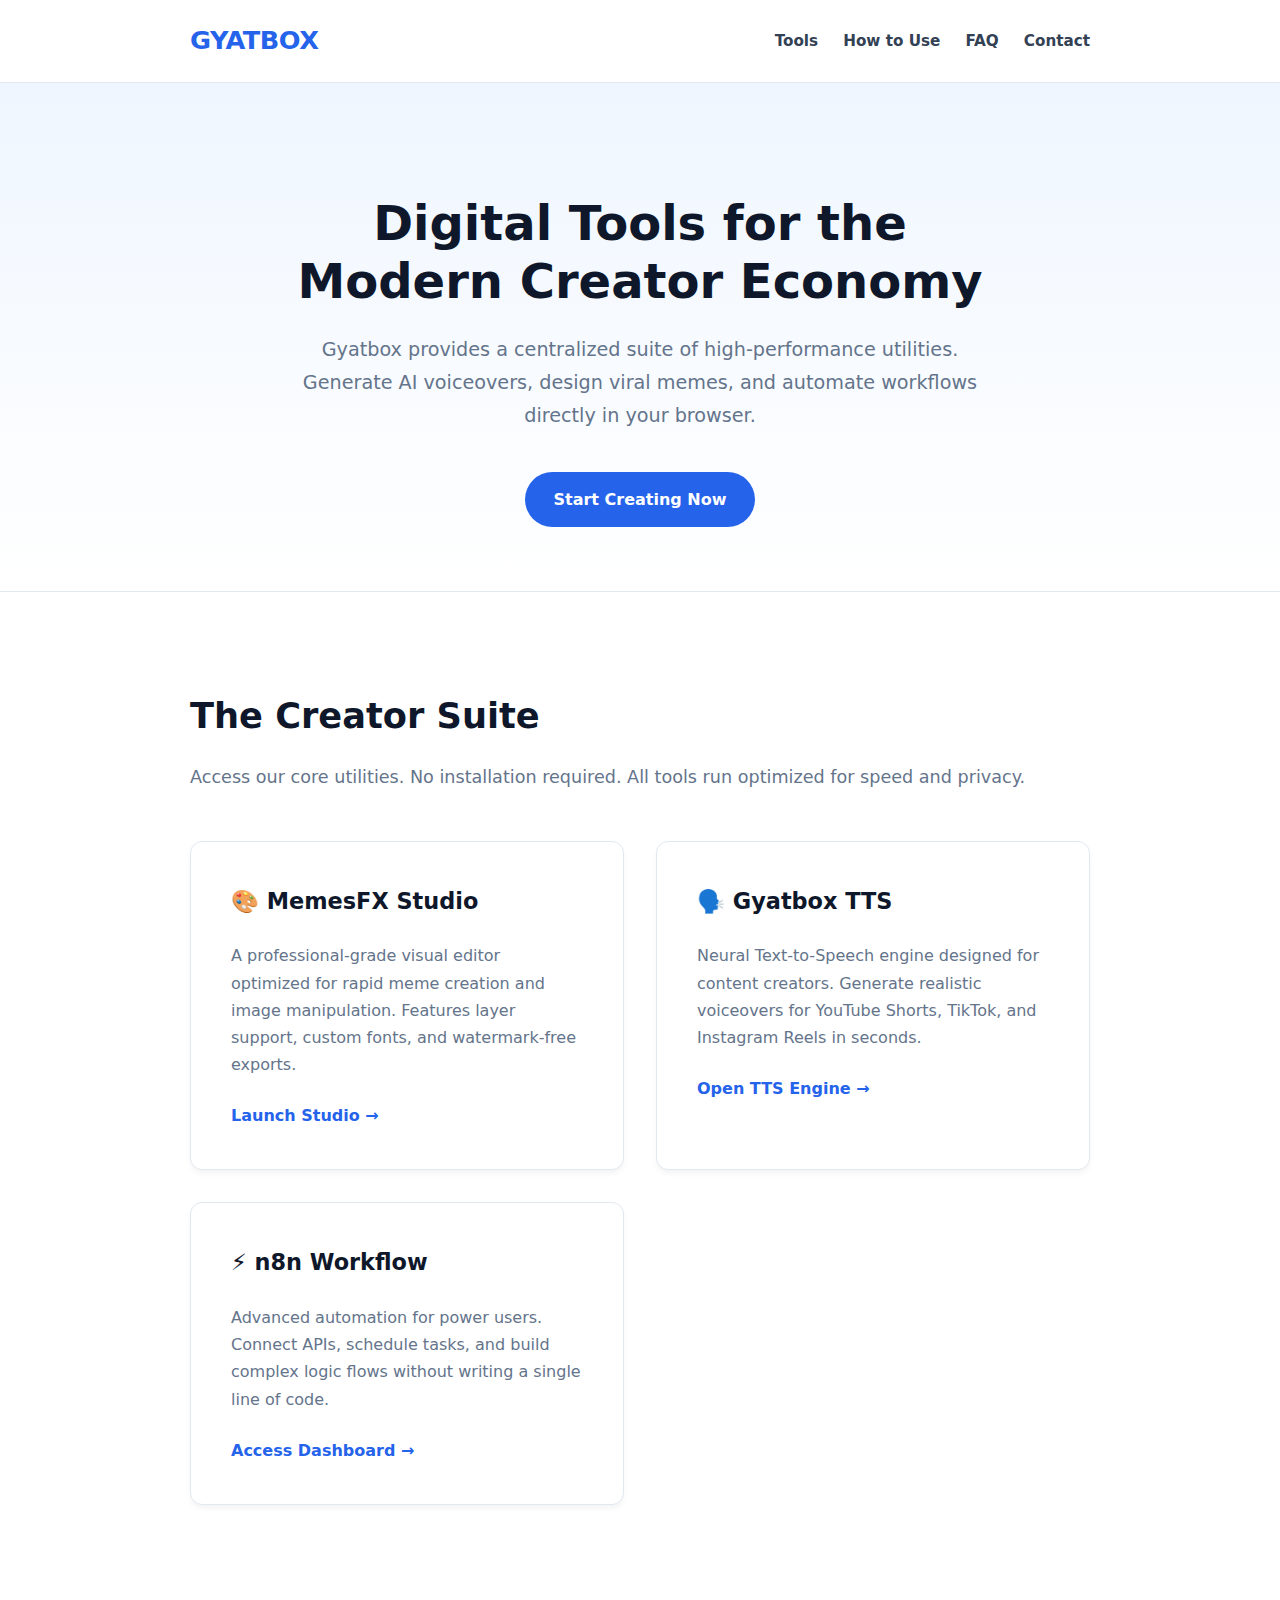
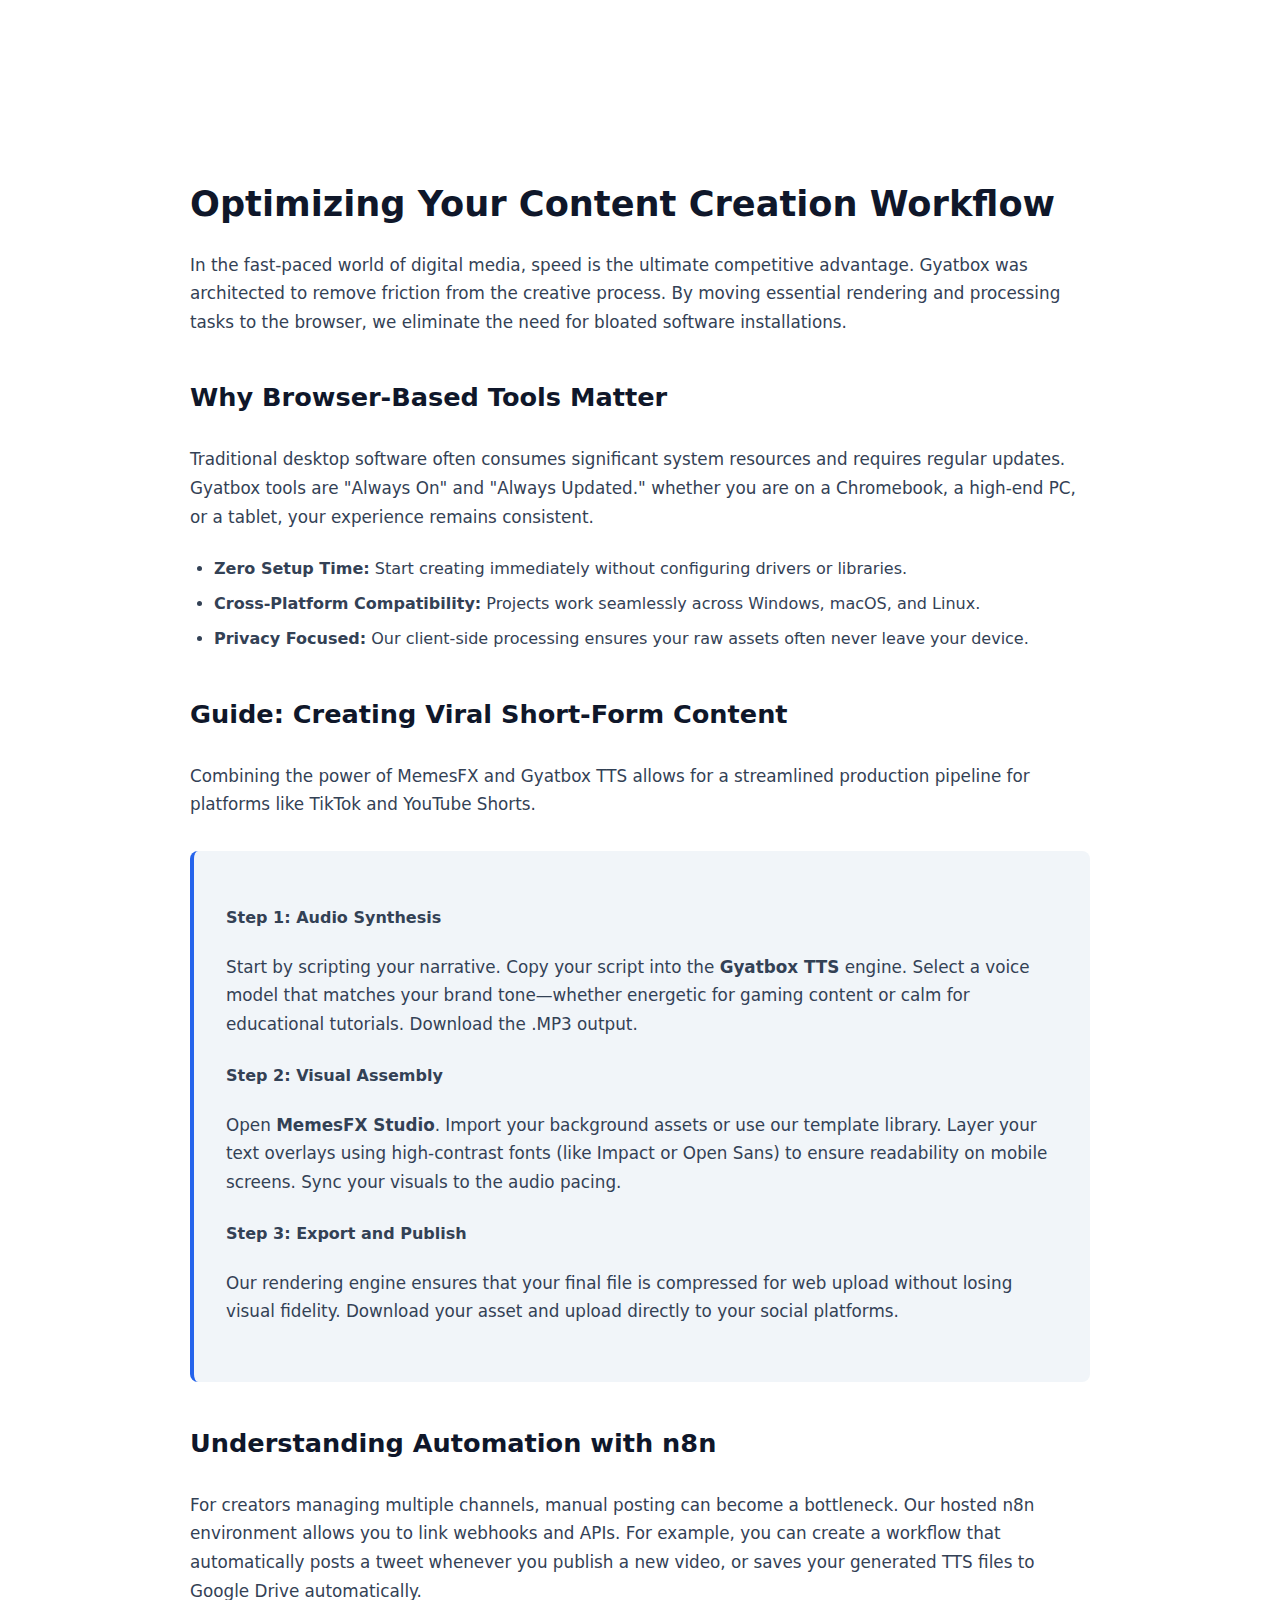
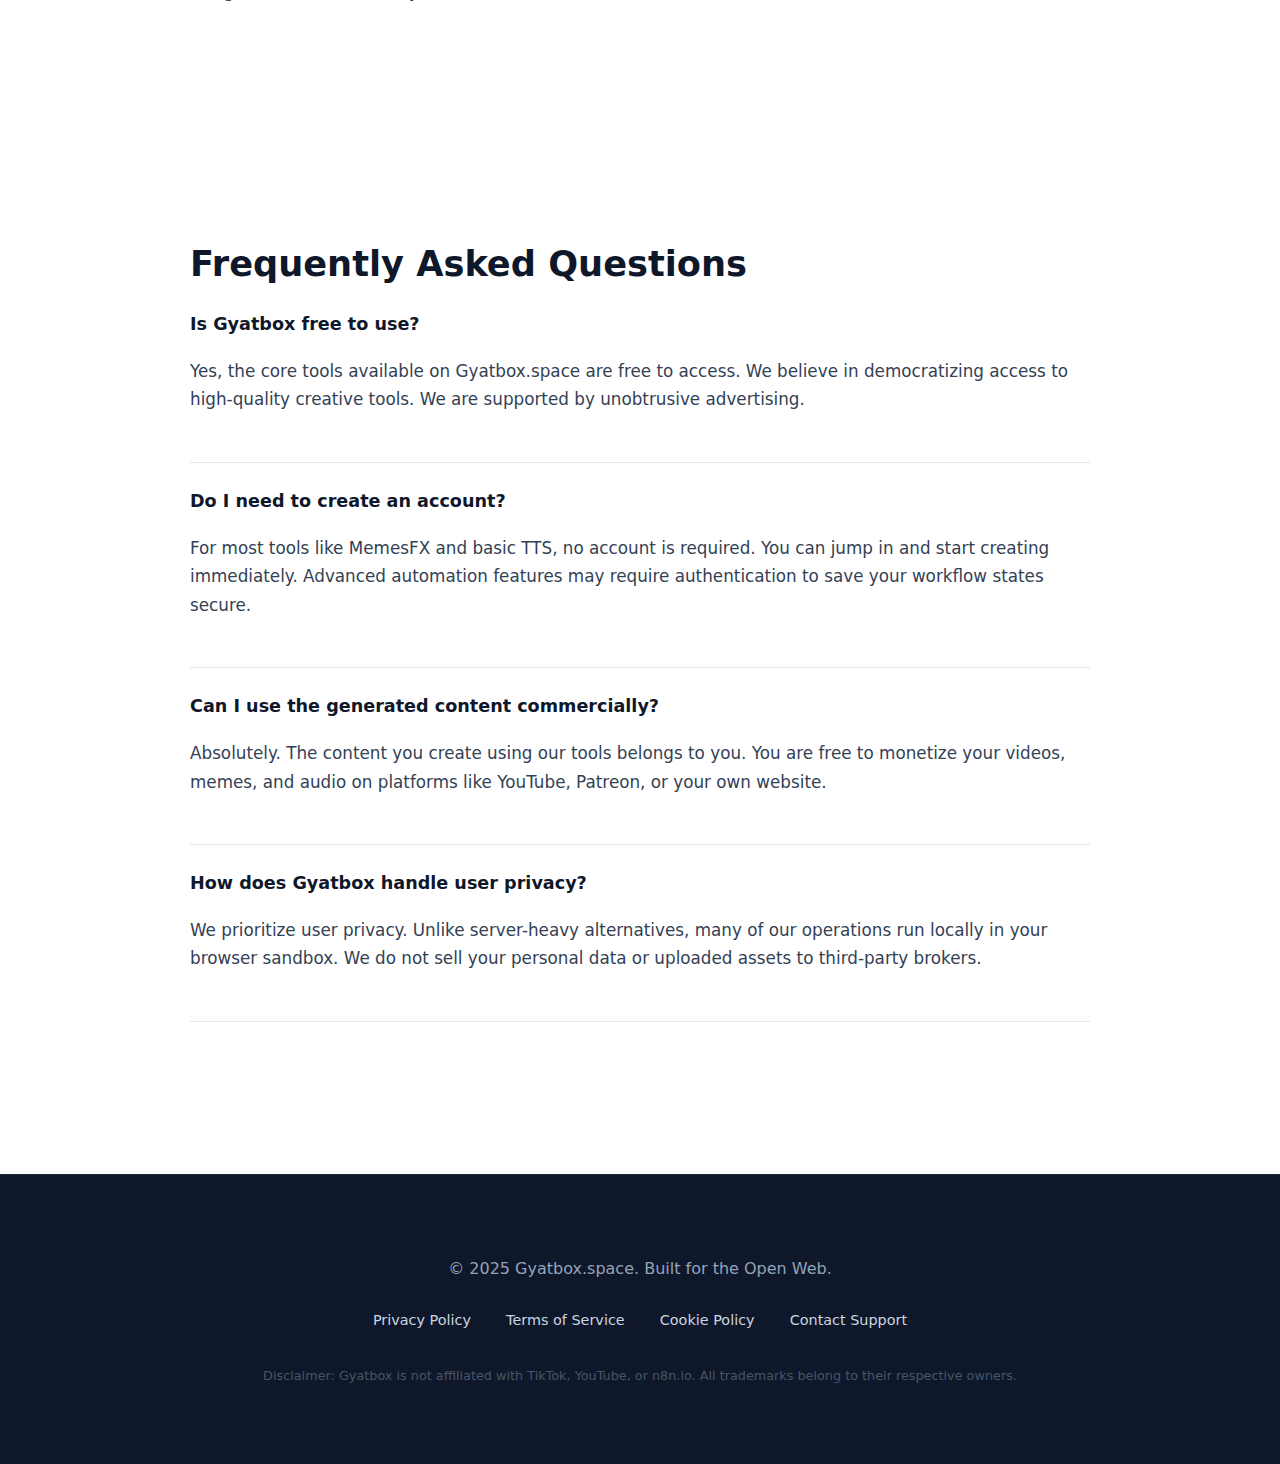
<file: index.html>
<!DOCTYPE html>
<html lang="en">
<head>
    <meta charset="UTF-8">
    <meta name="viewport" content="width=device-width, initial-scale=1.0">
    <title>Gyatbox - Online Creator Tools & Automation Suite</title>
    <meta name="description" content="Gyatbox is a free suite of browser-based tools for digital creators. Use our Neural TTS, Meme Generators, and Automation workflows to build content faster.">
    <style>
        :root { --primary: #2563eb; --dark: #0f172a; --light: #f1f5f9; --text: #334155; --accent: #3b82f6; }
        body { font-family: 'Segoe UI', system-ui, -apple-system, sans-serif; line-height: 1.7; color: var(--text); background: #fff; margin: 0; padding: 0; }
        .container { max-width: 900px; margin: 0 auto; padding: 0 20px; }
        
        /* Navigation */
        nav { background: white; border-bottom: 1px solid #e2e8f0; padding: 1.2rem 0; position: sticky; top: 0; z-index: 100; }
        nav .container { display: flex; justify-content: space-between; align-items: center; flex-wrap: wrap; }
        .logo { font-weight: 900; font-size: 1.6rem; color: var(--primary); text-decoration: none; letter-spacing: -0.5px; }
        .nav-links a { margin-left: 20px; text-decoration: none; color: var(--text); font-weight: 600; font-size: 0.95rem; }
        .nav-links a:hover { color: var(--primary); }

        /* Hero Section */
        header { padding: 5rem 0 4rem; text-align: center; background: linear-gradient(to bottom, #eff6ff, #fff); border-bottom: 1px solid #e2e8f0; }
        h1 { font-size: 3rem; color: var(--dark); margin-bottom: 1.5rem; line-height: 1.2; }
        .subtitle { font-size: 1.2rem; color: #64748b; max-width: 700px; margin: 0 auto 2.5rem; }
        .btn { display: inline-block; background: var(--primary); color: white; padding: 14px 28px; border-radius: 50px; text-decoration: none; font-weight: 600; transition: transform 0.2s, box-shadow 0.2s; }
        .btn:hover { background: #1d4ed8; transform: translateY(-2px); box-shadow: 0 4px 12px rgba(37, 99, 235, 0.2); }

        /* Tools Grid */
        section { padding: 4rem 0; }
        h2 { font-size: 2.2rem; color: var(--dark); margin-bottom: 1rem; text-align: left; }
        .section-intro { margin-bottom: 3rem; font-size: 1.1rem; color: #64748b; }
        
        .grid { display: grid; grid-template-columns: repeat(auto-fit, minmax(280px, 1fr)); gap: 2rem; margin-bottom: 4rem; }
        .card { background: white; padding: 2.5rem; border-radius: 12px; box-shadow: 0 4px 6px -1px rgba(0,0,0,0.05); border: 1px solid #e2e8f0; transition: border-color 0.2s; }
        .card:hover { border-color: var(--primary); }
        .card h3 { margin-top: 0; color: var(--dark); font-size: 1.4rem; }
        .card p { margin-bottom: 1.5rem; color: #64748b; }
        .card-link { color: var(--primary); text-decoration: none; font-weight: 700; display: inline-flex; align-items: center; }
        
        /* Content Blocks (SEO Heavy) */
        .content-block { background: #fff; margin: 3rem 0; }
        .content-block h3 { font-size: 1.6rem; color: var(--dark); margin-top: 2.5rem; }
        .content-block p { margin-bottom: 1.5rem; font-size: 1.05rem; }
        .content-block ul { margin-bottom: 1.5rem; padding-left: 1.5rem; }
        .content-block li { margin-bottom: 0.5rem; }
        
        .feature-box { background: var(--light); padding: 2rem; border-radius: 8px; margin: 2rem 0; border-left: 4px solid var(--primary); }

        /* FAQ Section */
        .faq-item { margin-bottom: 1.5rem; border-bottom: 1px solid #e2e8f0; padding-bottom: 1.5rem; }
        .faq-question { font-weight: 700; color: var(--dark); font-size: 1.1rem; margin-bottom: 0.5rem; display: block; }
        
        footer { background: var(--dark); color: #94a3b8; padding: 4rem 0; margin-top: 4rem; text-align: center; border-top: 1px solid #1e293b; }
        footer a { color: #cbd5e1; text-decoration: none; margin: 0 15px; font-size: 0.9rem; }
        footer a:hover { color: white; text-decoration: underline; }
        
        @media (max-width: 768px) {
            h1 { font-size: 2.2rem; }
            .nav-links { display: none; } /* Simplified for mobile example */
        }
    </style>
</head>
<body>

<nav>
    <div class="container">
        <a href="/" class="logo">GYATBOX</a>
        <div class="nav-links">
            <a href="#tools">Tools</a>
            <a href="#guide">How to Use</a>
            <a href="#faq">FAQ</a>
            <a href="/contact.html">Contact</a>
        </div>
    </div>
</nav>

<header>
    <div class="container">
        <h1>Digital Tools for the<br>Modern Creator Economy</h1>
        <p class="subtitle">Gyatbox provides a centralized suite of high-performance utilities. Generate AI voiceovers, design viral memes, and automate workflows directly in your browser.</p>
        <a href="#tools" class="btn">Start Creating Now</a>
    </div>
</header>

<div class="container">
    <section id="tools">
        <h2>The Creator Suite</h2>
        <p class="section-intro">Access our core utilities. No installation required. All tools run optimized for speed and privacy.</p>
        <div class="grid">
            <div class="card">
                <h3>🎨 MemesFX Studio</h3>
                <p>A professional-grade visual editor optimized for rapid meme creation and image manipulation. Features layer support, custom fonts, and watermark-free exports.</p>
                <a href="https://memesfx.gyatbox.space/" class="card-link">Launch Studio &rarr;</a>
            </div>
            <div class="card">
                <h3>🗣️ Gyatbox TTS</h3>
                <p>Neural Text-to-Speech engine designed for content creators. Generate realistic voiceovers for YouTube Shorts, TikTok, and Instagram Reels in seconds.</p>
                <a href="https://tts.gyatbox.space/" class="card-link">Open TTS Engine &rarr;</a>
            </div>
            <div class="card">
                <h3>⚡ n8n Workflow</h3>
                <p>Advanced automation for power users. Connect APIs, schedule tasks, and build complex logic flows without writing a single line of code.</p>
                <a href="https://n8n.gyatbox.space/" class="card-link">Access Dashboard &rarr;</a>
            </div>
        </div>
    </section>

    <section id="guide" class="content-block">
        <h2>Optimizing Your Content Creation Workflow</h2>
        <p>In the fast-paced world of digital media, speed is the ultimate competitive advantage. Gyatbox was architected to remove friction from the creative process. By moving essential rendering and processing tasks to the browser, we eliminate the need for bloated software installations.</p>

        <h3>Why Browser-Based Tools Matter</h3>
        <p>Traditional desktop software often consumes significant system resources and requires regular updates. Gyatbox tools are "Always On" and "Always Updated." whether you are on a Chromebook, a high-end PC, or a tablet, your experience remains consistent.</p>
        <ul>
            <li><strong>Zero Setup Time:</strong> Start creating immediately without configuring drivers or libraries.</li>
            <li><strong>Cross-Platform Compatibility:</strong> Projects work seamlessly across Windows, macOS, and Linux.</li>
            <li><strong>Privacy Focused:</strong> Our client-side processing ensures your raw assets often never leave your device.</li>
        </ul>

        <h3>Guide: Creating Viral Short-Form Content</h3>
        <p>Combining the power of MemesFX and Gyatbox TTS allows for a streamlined production pipeline for platforms like TikTok and YouTube Shorts.</p>
        
        <div class="feature-box">
            <h4>Step 1: Audio Synthesis</h4>
            <p>Start by scripting your narrative. Copy your script into the <strong>Gyatbox TTS</strong> engine. Select a voice model that matches your brand tone—whether energetic for gaming content or calm for educational tutorials. Download the .MP3 output.</p>
            
            <h4>Step 2: Visual Assembly</h4>
            <p>Open <strong>MemesFX Studio</strong>. Import your background assets or use our template library. Layer your text overlays using high-contrast fonts (like Impact or Open Sans) to ensure readability on mobile screens. Sync your visuals to the audio pacing.</p>
            
            <h4>Step 3: Export and Publish</h4>
            <p>Our rendering engine ensures that your final file is compressed for web upload without losing visual fidelity. Download your asset and upload directly to your social platforms.</p>
        </div>

        <h3>Understanding Automation with n8n</h3>
        <p>For creators managing multiple channels, manual posting can become a bottleneck. Our hosted n8n environment allows you to link webhooks and APIs. For example, you can create a workflow that automatically posts a tweet whenever you publish a new video, or saves your generated TTS files to Google Drive automatically.</p>
    </section>

    <section id="faq" class="content-block">
        <h2>Frequently Asked Questions</h2>
        
        <div class="faq-item">
            <span class="faq-question">Is Gyatbox free to use?</span>
            <p>Yes, the core tools available on Gyatbox.space are free to access. We believe in democratizing access to high-quality creative tools. We are supported by unobtrusive advertising.</p>
        </div>

        <div class="faq-item">
            <span class="faq-question">Do I need to create an account?</span>
            <p>For most tools like MemesFX and basic TTS, no account is required. You can jump in and start creating immediately. Advanced automation features may require authentication to save your workflow states secure.</p>
        </div>

        <div class="faq-item">
            <span class="faq-question">Can I use the generated content commercially?</span>
            <p>Absolutely. The content you create using our tools belongs to you. You are free to monetize your videos, memes, and audio on platforms like YouTube, Patreon, or your own website.</p>
        </div>

        <div class="faq-item">
            <span class="faq-question">How does Gyatbox handle user privacy?</span>
            <p>We prioritize user privacy. Unlike server-heavy alternatives, many of our operations run locally in your browser sandbox. We do not sell your personal data or uploaded assets to third-party brokers.</p>
        </div>
    </section>
</div>

<footer>
    <div class="container">
        <p>&copy; 2025 Gyatbox.space. Built for the Open Web.</p>
        <div style="margin-top: 1.5rem;">
            <a href="/privacy.html">Privacy Policy</a>
            <a href="/terms.html">Terms of Service</a>
            <a href="/cookie-policy.html">Cookie Policy</a>
            <a href="/contact.html">Contact Support</a>
        </div>
        <p style="font-size: 0.8rem; color: #475569; margin-top: 2rem;">
            Disclaimer: Gyatbox is not affiliated with TikTok, YouTube, or n8n.io. All trademarks belong to their respective owners.
        </p>
    </div>
</footer>

</body>
</html>
</file>
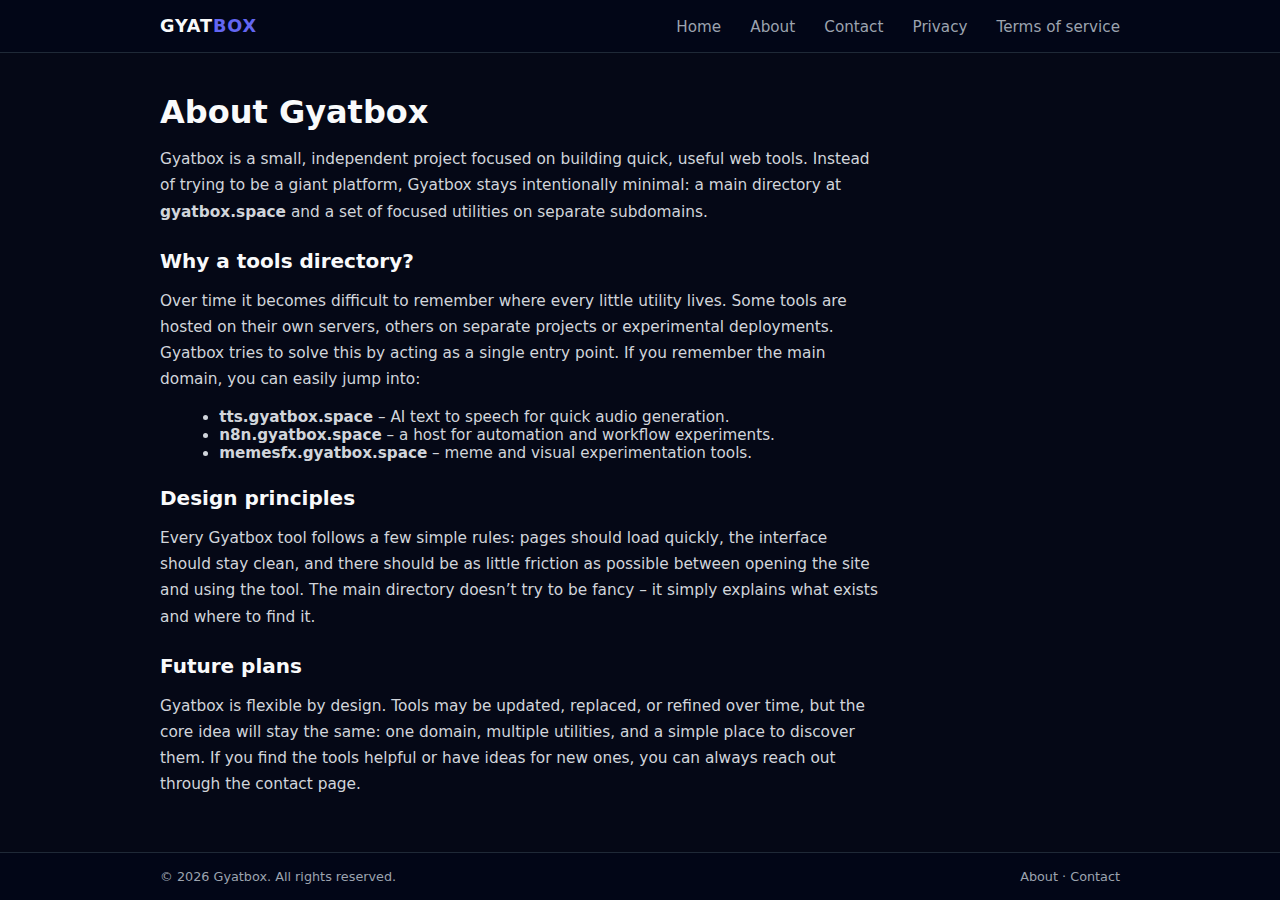
<file: about.html>
<!DOCTYPE html>
<html lang="en">
  <head>
    <meta charset="UTF-8" />
    <meta name="viewport" content="width=device-width, initial-scale=1.0" />
    <title>About Gyatbox</title>
    <meta
      name="description"
      content="Learn more about Gyatbox, a small tools directory that hosts simple, fast utilities for creators, developers, and automation enthusiasts."
    />
    <meta name="google-adsense-account" content="ca-pub-3237855763291333" />

    <style>
      body {
        font-family: system-ui, -apple-system, BlinkMacSystemFont, "Segoe UI",
          sans-serif;
        background: #050816;
        color: #f9fafb;
        margin: 0;
        min-height: 100vh;
        display: flex;
        flex-direction: column;
      }

      header,
      footer {
        border-bottom: 1px solid #1f2937;
        background: #020617;
      }

      footer {
        border-top: 1px solid #1f2937;
        border-bottom: none;
      }

      .nav,
      .content,
      .footer-inner {
        max-width: 960px;
        margin: 0 auto;
        padding: 1rem 1.5rem;
      }

      .nav {
        display: flex;
        align-items: center;
        justify-content: space-between;
      }

      .logo {
        font-weight: 700;
        letter-spacing: 0.05em;
        font-size: 1.1rem;
      }

      .logo span {
        color: #6366f1;
      }

      nav a {
        color: #9ca3af;
        text-decoration: none;
        margin-left: 1.5rem;
        font-size: 0.95rem;
      }

      nav a:hover {
        color: #f9fafb;
      }

      main {
        flex: 1;
      }

      h1 {
        margin-top: 1.5rem;
        margin-bottom: 0.75rem;
        font-size: 2rem;
      }

      h2 {
        margin-top: 1.5rem;
        margin-bottom: 0.4rem;
        font-size: 1.25rem;
      }

      p {
        color: #d1d5db;
        font-size: 0.96rem;
        line-height: 1.7;
        max-width: 720px;
      }

      ul {
        margin: 0.5rem 0 0.5rem 1.2rem;
        color: #d1d5db;
        font-size: 0.95rem;
      }

      .footer-inner {
        font-size: 0.8rem;
        color: #9ca3af;
        display: flex;
        justify-content: space-between;
        gap: 0.75rem;
        flex-wrap: wrap;
      }

      .footer-inner a {
        color: #9ca3af;
        text-decoration: none;
      }

      .footer-inner a:hover {
        color: #f9fafb;
      }
    </style>
  </head>

  <body>
    <header>
      <div class="nav">
        <div class="logo">GYAT<span>BOX</span></div>
        <nav>
          <a href="index.html">Home</a>
          <a href="about.html">About</a>
          <a href="contact.html">Contact</a>
          <a href="policy.html">Privacy</a>
          <a href="terms.html">Terms of service</a>
        </nav>
      </div>
    </header>

    <main>
      <div class="content">
        <h1>About Gyatbox</h1>
        <p>
          Gyatbox is a small, independent project focused on building quick,
          useful web tools. Instead of trying to be a giant platform, Gyatbox
          stays intentionally minimal: a main directory at
          <strong>gyatbox.space</strong> and a set of focused utilities on
          separate subdomains.
        </p>

        <h2>Why a tools directory?</h2>
        <p>
          Over time it becomes difficult to remember where every little utility
          lives. Some tools are hosted on their own servers, others on separate
          projects or experimental deployments. Gyatbox tries to solve this by
          acting as a single entry point. If you remember the main domain, you
          can easily jump into:
        </p>
        <ul>
          <li>
            <strong>tts.gyatbox.space</strong> – AI text to speech for quick
            audio generation.
          </li>
          <li>
            <strong>n8n.gyatbox.space</strong> – a host for automation and
            workflow experiments.
          </li>
          <li>
            <strong>memesfx.gyatbox.space</strong> – meme and visual
            experimentation tools.
          </li>
        </ul>

        <h2>Design principles</h2>
        <p>
          Every Gyatbox tool follows a few simple rules: pages should load
          quickly, the interface should stay clean, and there should be as
          little friction as possible between opening the site and using the
          tool. The main directory doesn’t try to be fancy – it simply explains
          what exists and where to find it.
        </p>

        <h2>Future plans</h2>
        <p>
          Gyatbox is flexible by design. Tools may be updated, replaced, or
          refined over time, but the core idea will stay the same: one domain,
          multiple utilities, and a simple place to discover them. If you find
          the tools helpful or have ideas for new ones, you can always reach out
          through the contact page.
        </p>
      </div>
    </main>

    <footer>
      <div class="footer-inner">
        <span>© <span id="year"></span> Gyatbox. All rights reserved.</span>
        <span>
          <a href="about.html">About</a> ·
          <a href="contact.html">Contact</a>
        </span>
      </div>
    </footer>

    <script>
      document.getElementById("year").textContent = new Date()
        .getFullYear()
        .toString();
    </script>
  </body>
</html>
</file>
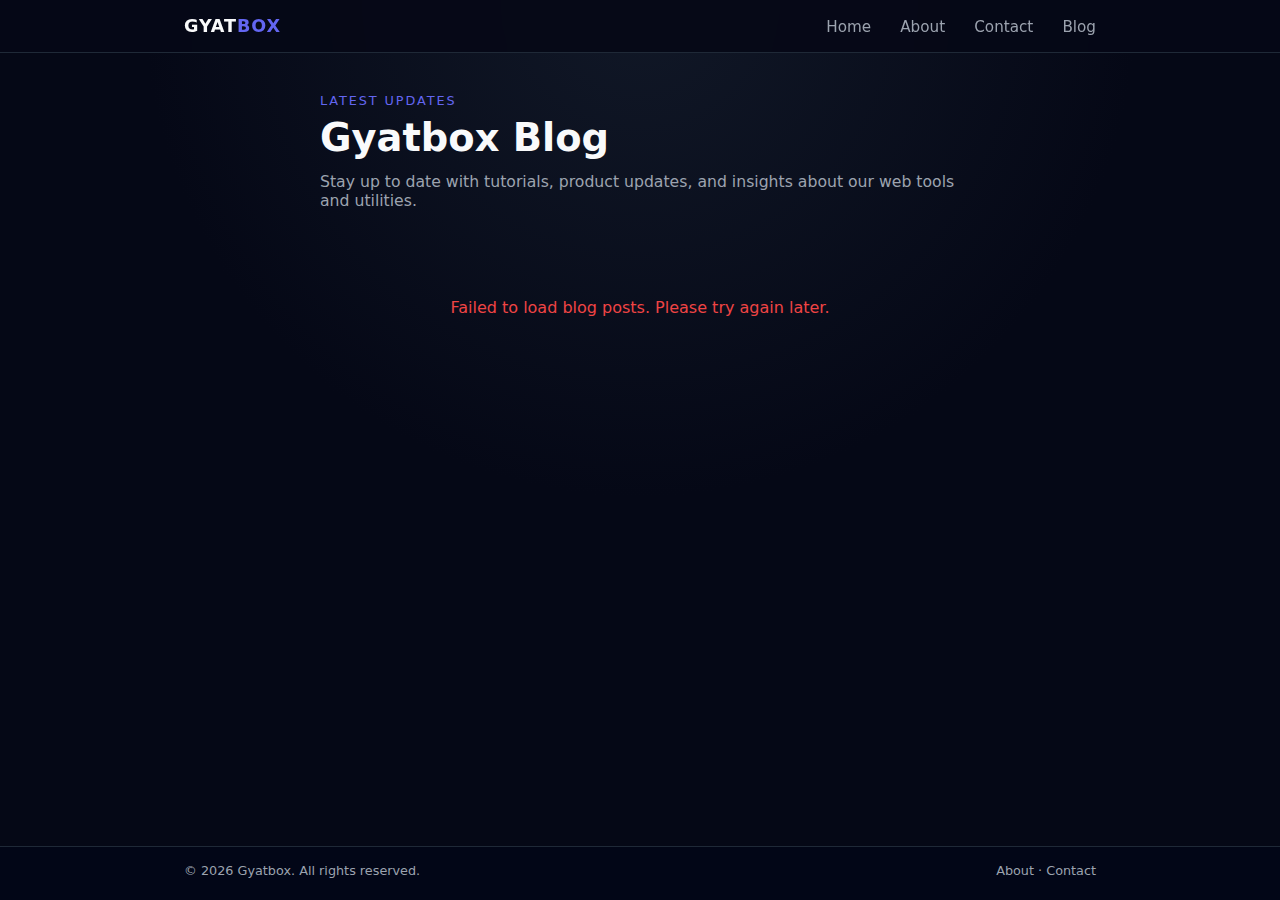
<file: blog.html>
<!DOCTYPE html>
<html lang="en">
  <head>
    <meta charset="UTF-8" />
    <meta name="viewport" content="width=device-width, initial-scale=1.0" />
    <title>Blog – Gyatbox</title>
    <meta
      name="description"
      content="Read the latest updates, tutorials, and insights from Gyatbox about our web tools and utilities."
    />
    <meta name="google-adsense-account" content="ca-pub-3237855763291333" />

    <style>
      :root {
        --bg: #050816;
        --bg-soft: #0b1020;
        --accent: #6366f1;
        --accent-soft: #4f46e5;
        --text: #f9fafb;
        --muted: #9ca3af;
        --card: #0f172a;
        --border: #1f2937;
      }

      * {
        box-sizing: border-box;
        margin: 0;
        padding: 0;
      }

      body {
        font-family: system-ui, -apple-system, BlinkMacSystemFont, "Segoe UI",
          sans-serif;
        background: radial-gradient(circle at top, #111827 0, var(--bg) 45%);
        color: var(--text);
        min-height: 100vh;
        display: flex;
        flex-direction: column;
      }

      header {
        border-bottom: 1px solid var(--border);
        background: rgba(5, 8, 22, 0.9);
        backdrop-filter: blur(12px);
        position: sticky;
        top: 0;
        z-index: 10;
      }

      .nav {
        max-width: 960px;
        margin: 0 auto;
        padding: 1rem 1.5rem;
        display: flex;
        align-items: center;
        justify-content: space-between;
      }

      .logo {
        font-weight: 700;
        letter-spacing: 0.05em;
        font-size: 1.1rem;
      }

      .logo span {
        color: var(--accent);
      }

      nav a {
        color: var(--muted);
        text-decoration: none;
        margin-left: 1.5rem;
        font-size: 0.95rem;
      }

      nav a:hover {
        color: var(--text);
      }

      main {
        max-width: 960px;
        margin: 0 auto;
        padding: 2.5rem 1.5rem 3rem;
        flex: 1;
      }

      .page-header {
        margin-bottom: 2.5rem;
      }

      .page-eyebrow {
        text-transform: uppercase;
        font-size: 0.8rem;
        letter-spacing: 0.15em;
        color: var(--accent);
        margin-bottom: 0.5rem;
      }

      h1 {
        font-size: clamp(2.1rem, 3vw, 2.6rem);
        line-height: 1.15;
        margin-bottom: 0.75rem;
      }

      .page-subtitle {
        max-width: 640px;
        color: var(--muted);
        font-size: 0.98rem;
      }

      .posts-grid {
        display: grid;
        gap: 1.5rem;
      }

      .post-card {
        background: radial-gradient(circle at top left, #111827, var(--card));
        border-radius: 0.9rem;
        padding: 1.5rem 1.6rem;
        border: 1px solid var(--border);
        transition: border-color 0.2s;
      }

      .post-card:hover {
        border-color: var(--accent);
      }

      .post-date {
        font-size: 0.8rem;
        text-transform: uppercase;
        letter-spacing: 0.12em;
        color: var(--muted);
        margin-bottom: 0.5rem;
      }

      .post-title {
        font-size: 1.4rem;
        margin-bottom: 0.6rem;
        line-height: 1.3;
      }

      .post-title a {
        color: var(--text);
        text-decoration: none;
      }

      .post-title a:hover {
        color: var(--accent);
      }

      .post-description {
        font-size: 0.95rem;
        color: var(--muted);
        margin-bottom: 1rem;
        line-height: 1.6;
      }

      .read-more {
        display: inline-block;
        color: var(--accent);
        text-decoration: none;
        font-size: 0.9rem;
        font-weight: 500;
      }

      .read-more:hover {
        text-decoration: underline;
      }

      .loading {
        text-align: center;
        padding: 3rem;
        color: var(--muted);
      }

      .error {
        text-align: center;
        padding: 3rem;
        color: #ef4444;
      }

      footer {
        border-top: 1px solid var(--border);
        background: #020617;
      }

      .footer-inner {
        max-width: 960px;
        margin: 0 auto;
        padding: 1rem 1.5rem 1.4rem;
        display: flex;
        flex-wrap: wrap;
        justify-content: space-between;
        gap: 0.75rem;
        font-size: 0.8rem;
        color: var(--muted);
      }

      .footer-inner a {
        color: var(--muted);
        text-decoration: none;
      }

      .footer-inner a:hover {
        color: var(--text);
      }

      @media (max-width: 640px) {
        nav a {
          margin-left: 1rem;
          font-size: 0.9rem;
        }
      }
    </style>
  </head>

  <body>
    <header>
      <div class="nav">
        <div class="logo">GYAT<span>BOX</span></div>
        <nav>
          <a href="index.html">Home</a>
          <a href="about.html">About</a>
          <a href="contact.html">Contact</a>
          <a href="blog.html">Blog</a>
        </nav>
      </div>
    </header>

    <main>
      <section class="page-header">
        <p class="page-eyebrow">Latest Updates</p>
        <h1>Gyatbox Blog</h1>
        <p class="page-subtitle">
          Stay up to date with tutorials, product updates, and insights about
          our web tools and utilities.
        </p>
      </section>

      <div id="posts-container" class="posts-grid">
        <div class="loading">Loading posts...</div>
      </div>
    </main>

    <footer>
      <div class="footer-inner">
        <span>© <span id="year"></span> Gyatbox. All rights reserved.</span>
        <span>
          <a href="about.html">About</a> ·
          <a href="contact.html">Contact</a>
        </span>
      </div>
    </footer>

    <script>
      document.getElementById("year").textContent = new Date()
        .getFullYear()
        .toString();

      // Load and display blog posts
      async function loadPosts() {
        const container = document.getElementById("posts-container");

        try {
          const response = await fetch("posts/posts.json");
          if (!response.ok) {
            throw new Error("Failed to load posts");
          }

          let posts = await response.json();

          // Ensure posts is an array
          if (!Array.isArray(posts)) {
            console.error("Posts data is not an array:", posts);
            throw new Error("Invalid posts data format");
          }

          if (posts.length === 0) {
            container.innerHTML = '<div class="loading">No posts yet.</div>';
            return;
          }

          // Sort posts by date (newest first)
          posts.sort((a, b) => new Date(b.date) - new Date(a.date));

          // Generate HTML for each post
          container.innerHTML = posts
            .map((post) => {
              const date = new Date(post.date);
              const formattedDate = date.toLocaleDateString("en-US", {
                year: "numeric",
                month: "long",
                day: "numeric",
              });

              return `
            <article class="post-card">
              <p class="post-date">${formattedDate}</p>
              <h2 class="post-title">
                <a href="posts/${post.slug}.html">${post.title}</a>
              </h2>
              <p class="post-description">${post.description}</p>
              <a href="posts/${post.slug}.html" class="read-more">Read more →</a>
            </article>
          `;
            })
            .join("");
        } catch (error) {
          console.error("Error loading posts:", error);
          container.innerHTML =
            '<div class="error">Failed to load blog posts. Please try again later.</div>';
        }
      }

      // Load posts when page loads
      loadPosts();
    </script>
  </body>
</html>
</file>
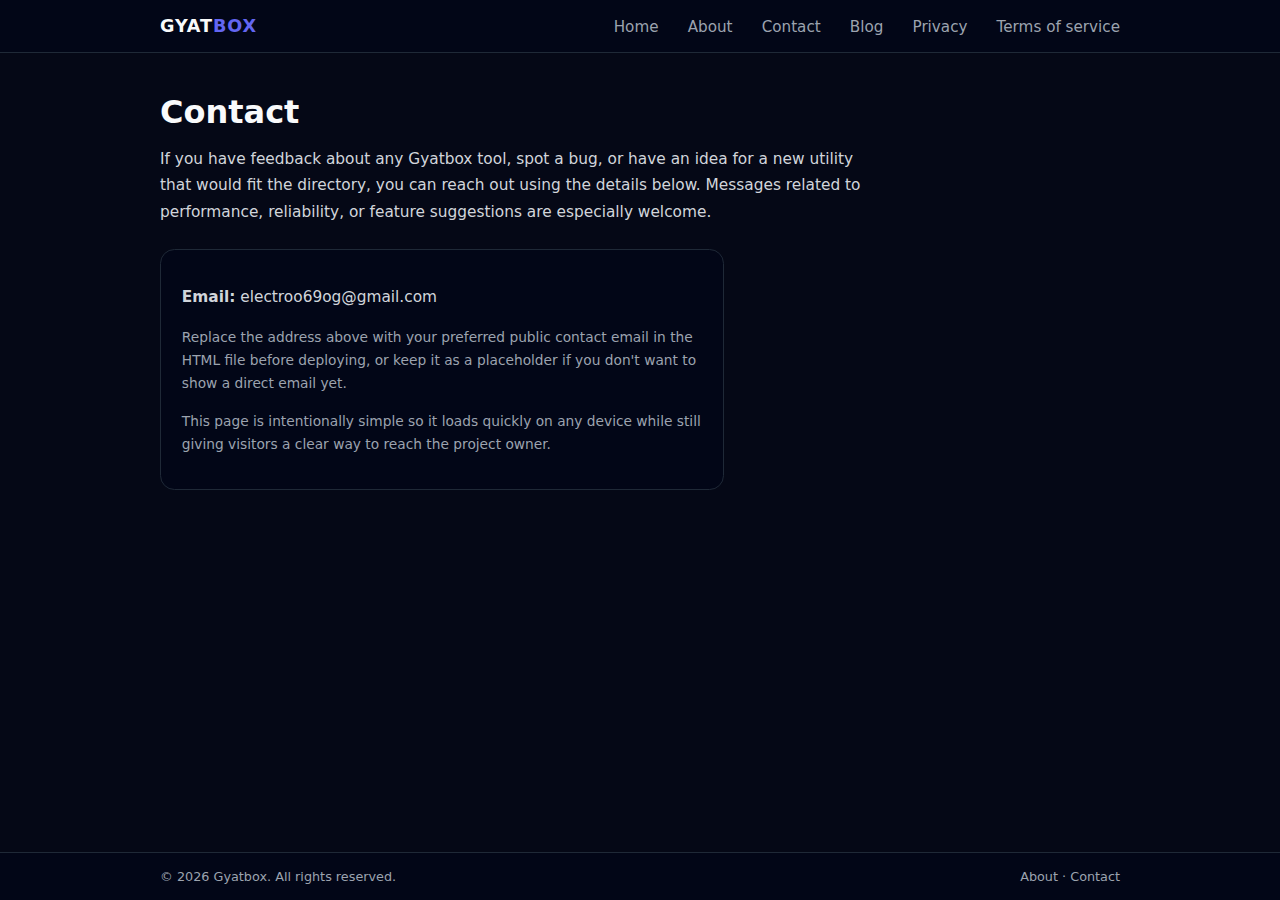
<file: contact.html>
<!DOCTYPE html>
<html lang="en">
  <head>
    <meta charset="UTF-8" />
    <meta name="viewport" content="width=device-width, initial-scale=1.0" />
    <title>Contact – Gyatbox</title>
    <meta
      name="description"
      content="Get in touch with the creator of Gyatbox if you have feedback, bug reports, or ideas for new tools."
    />
    <meta name="google-adsense-account" content="ca-pub-3237855763291333" />

    <style>
      body {
        font-family: system-ui, -apple-system, BlinkMacSystemFont, "Segoe UI",
          sans-serif;
        background: #050816;
        color: #f9fafb;
        margin: 0;
        min-height: 100vh;
        display: flex;
        flex-direction: column;
      }

      header,
      footer {
        border-bottom: 1px solid #1f2937;
        background: #020617;
      }

      footer {
        border-top: 1px solid #1f2937;
        border-bottom: none;
      }

      .nav,
      .content,
      .footer-inner {
        max-width: 960px;
        margin: 0 auto;
        padding: 1rem 1.5rem;
      }

      .nav {
        display: flex;
        align-items: center;
        justify-content: space-between;
      }

      .logo {
        font-weight: 700;
        letter-spacing: 0.05em;
        font-size: 1.1rem;
      }

      .logo span {
        color: #6366f1;
      }

      nav a {
        color: #9ca3af;
        text-decoration: none;
        margin-left: 1.5rem;
        font-size: 0.95rem;
      }

      nav a:hover {
        color: #f9fafb;
      }

      main {
        flex: 1;
      }

      h1 {
        margin-top: 1.5rem;
        margin-bottom: 0.75rem;
        font-size: 2rem;
      }

      p {
        color: #d1d5db;
        font-size: 0.96rem;
        line-height: 1.7;
        max-width: 720px;
      }

      .card {
        margin-top: 1.5rem;
        padding: 1.2rem 1.3rem;
        border-radius: 0.9rem;
        border: 1px solid #1f2937;
        background: #020617;
        max-width: 520px;
      }

      label {
        display: block;
        margin-top: 0.75rem;
        margin-bottom: 0.25rem;
        font-size: 0.85rem;
        color: #e5e7eb;
      }

      input,
      textarea {
        width: 100%;
        border-radius: 0.6rem;
        border: 1px solid #374151;
        background: #020617;
        color: #f9fafb;
        font-size: 0.95rem;
        padding: 0.55rem 0.7rem;
      }

      textarea {
        min-height: 120px;
        resize: vertical;
      }

      .hint {
        font-size: 0.8rem;
        color: #9ca3af;
        margin-top: 0.25rem;
      }

      .footer-inner {
        font-size: 0.8rem;
        color: #9ca3af;
        display: flex;
        justify-content: space-between;
        gap: 0.75rem;
        flex-wrap: wrap;
      }

      .footer-inner a {
        color: #9ca3af;
        text-decoration: none;
      }

      .footer-inner a:hover {
        color: #f9fafb;
      }

      .note {
        font-size: 0.86rem;
        color: #9ca3af;
        margin-top: 0.8rem;
      }
    </style>
  </head>

  <body>
    <header>
      <div class="nav">
        <div class="logo">GYAT<span>BOX</span></div>
        <nav>
          <a href="index.html">Home</a>
          <a href="about.html">About</a>
          <a href="contact.html">Contact</a>
          <a href="blog.html">Blog</a>
          <a href="policy.html">Privacy</a>
          <a href="terms.html">Terms of service</a>
        </nav>
      </div>
    </header>

    <main>
      <div class="content">
        <h1>Contact</h1>
        <p>
          If you have feedback about any Gyatbox tool, spot a bug, or have an
          idea for a new utility that would fit the directory, you can reach out
          using the details below. Messages related to performance, reliability,
          or feature suggestions are especially welcome.
        </p>

        <div class="card">
          <p>
            <strong>Email:</strong>
            <!-- replace with your real email if you want -->
            <span>electroo69og@gmail.com</span>
          </p>
          <p class="note">
            Replace the address above with your preferred public contact email
            in the HTML file before deploying, or keep it as a placeholder if
            you don't want to show a direct email yet.
          </p>

          <p class="note">
            This page is intentionally simple so it loads quickly on any device
            while still giving visitors a clear way to reach the project owner.
          </p>
        </div>
      </div>
    </main>

    <footer>
      <div class="footer-inner">
        <span>© <span id="year"></span> Gyatbox. All rights reserved.</span>
        <span>
          <a href="about.html">About</a> ·
          <a href="contact.html">Contact</a>
        </span>
      </div>
    </footer>

    <script>
      document.getElementById("year").textContent = new Date()
        .getFullYear()
        .toString();
    </script>
  </body>
</html>
</file>
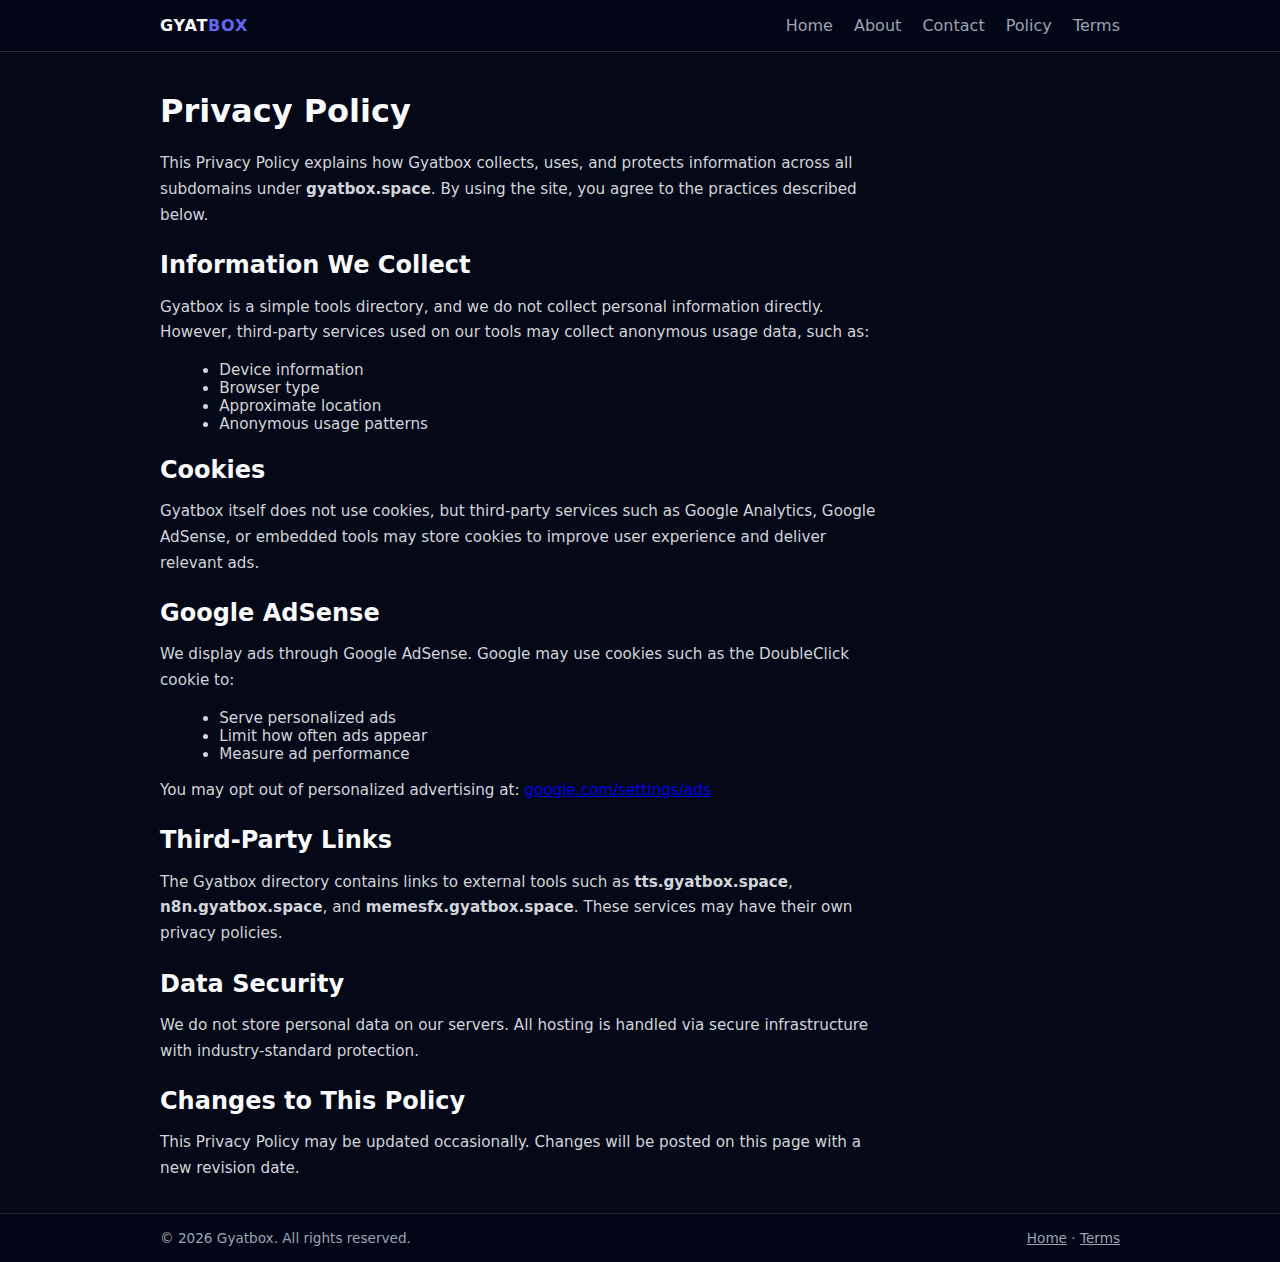
<file: policy.html>
<!DOCTYPE html>
<html lang="en">
  <head>
    <meta charset="UTF-8" />
    <meta name="viewport" content="width=device-width, initial-scale=1.0" />
    <title>Privacy Policy – Gyatbox</title>
    <meta
      name="description"
      content="Read the privacy policy for Gyatbox.space to understand how information is handled."
    />
    <meta name="google-adsense-account" content="ca-pub-3237855763291333" />

    <style>
      body {
        font-family: system-ui, -apple-system, BlinkMacSystemFont, "Segoe UI",
          sans-serif;
        background: #050816;
        color: #f9fafb;
        margin: 0;
        display: flex;
        flex-direction: column;
        min-height: 100vh;
      }

      header,
      footer {
        background: #020617;
        border-bottom: 1px solid #1f2937;
      }

      footer {
        border-top: 1px solid #1f2937;
        border-bottom: none;
      }

      .nav,
      .content,
      .footer-inner {
        max-width: 960px;
        margin: 0 auto;
        padding: 1rem 1.5rem;
      }

      .nav {
        display: flex;
        justify-content: space-between;
        align-items: center;
      }

      .logo {
        font-weight: 700;
        letter-spacing: 0.05em;
      }

      .logo span {
        color: #6366f1;
      }

      nav a {
        margin-left: 1rem;
        color: #9ca3af;
        text-decoration: none;
      }

      nav a:hover {
        color: #f9fafb;
      }

      h1 {
        margin-top: 1.5rem;
      }

      h2 {
        margin-top: 1.4rem;
        margin-bottom: 0.4rem;
      }

      p {
        font-size: 0.95rem;
        color: #d1d5db;
        line-height: 1.7;
        max-width: 720px;
      }

      ul {
        margin-left: 1.2rem;
        color: #d1d5db;
        font-size: 0.95rem;
      }

      .footer-inner {
        display: flex;
        justify-content: space-between;
        flex-wrap: wrap;
        color: #9ca3af;
        font-size: 0.85rem;
      }

      .footer-inner a {
        color: #9ca3af;
      }
    </style>
  </head>

  <body>
    <header>
      <div class="nav">
        <div class="logo">GYAT<span>BOX</span></div>
        <nav>
          <a href="index.html">Home</a>
          <a href="about.html">About</a>
          <a href="contact.html">Contact</a>
          <a href="policy.html">Policy</a>
          <a href="terms.html">Terms</a>
        </nav>
      </div>
    </header>

    <main>
      <div class="content">
        <h1>Privacy Policy</h1>

        <p>
          This Privacy Policy explains how Gyatbox collects, uses, and protects
          information across all subdomains under <strong>gyatbox.space</strong>.
          By using the site, you agree to the practices described below.
        </p>

        <h2>Information We Collect</h2>
        <p>Gyatbox is a simple tools directory, and we do not collect personal information directly. However, third-party services used on our tools may collect anonymous usage data, such as:</p>
        <ul>
          <li>Device information</li>
          <li>Browser type</li>
          <li>Approximate location</li>
          <li>Anonymous usage patterns</li>
        </ul>

        <h2>Cookies</h2>
        <p>
          Gyatbox itself does not use cookies, but third-party services such as Google Analytics, Google AdSense, or embedded tools may store cookies to improve user experience and deliver relevant ads.
        </p>

        <h2>Google AdSense</h2>
        <p>
          We display ads through Google AdSense. Google may use cookies such as the DoubleClick cookie to:
        </p>
        <ul>
          <li>Serve personalized ads</li>
          <li>Limit how often ads appear</li>
          <li>Measure ad performance</li>
        </ul>
        <p>
          You may opt out of personalized advertising at:
          <a href="https://www.google.com/settings/ads" target="_blank"
            >google.com/settings/ads</a
          >
        </p>

        <h2>Third-Party Links</h2>
        <p>
          The Gyatbox directory contains links to external tools such as
          <strong>tts.gyatbox.space</strong>, <strong>n8n.gyatbox.space</strong>,
          and <strong>memesfx.gyatbox.space</strong>. These services may have
          their own privacy policies.
        </p>

        <h2>Data Security</h2>
        <p>
          We do not store personal data on our servers. All hosting is handled
          via secure infrastructure with industry-standard protection.
        </p>

        <h2>Changes to This Policy</h2>
        <p>
          This Privacy Policy may be updated occasionally. Changes will be posted
          on this page with a new revision date.
        </p>
      </div>
    </main>

    <footer>
      <div class="footer-inner">
        <span>© <span id="year"></span> Gyatbox. All rights reserved.</span>
        <span>
          <a href="index.html">Home</a> ·
          <a href="terms.html">Terms</a>
        </span>
      </div>
    </footer>

    <script>
      document.getElementById("year").textContent =
        new Date().getFullYear();
    </script>
  </body>
</html>
</file>
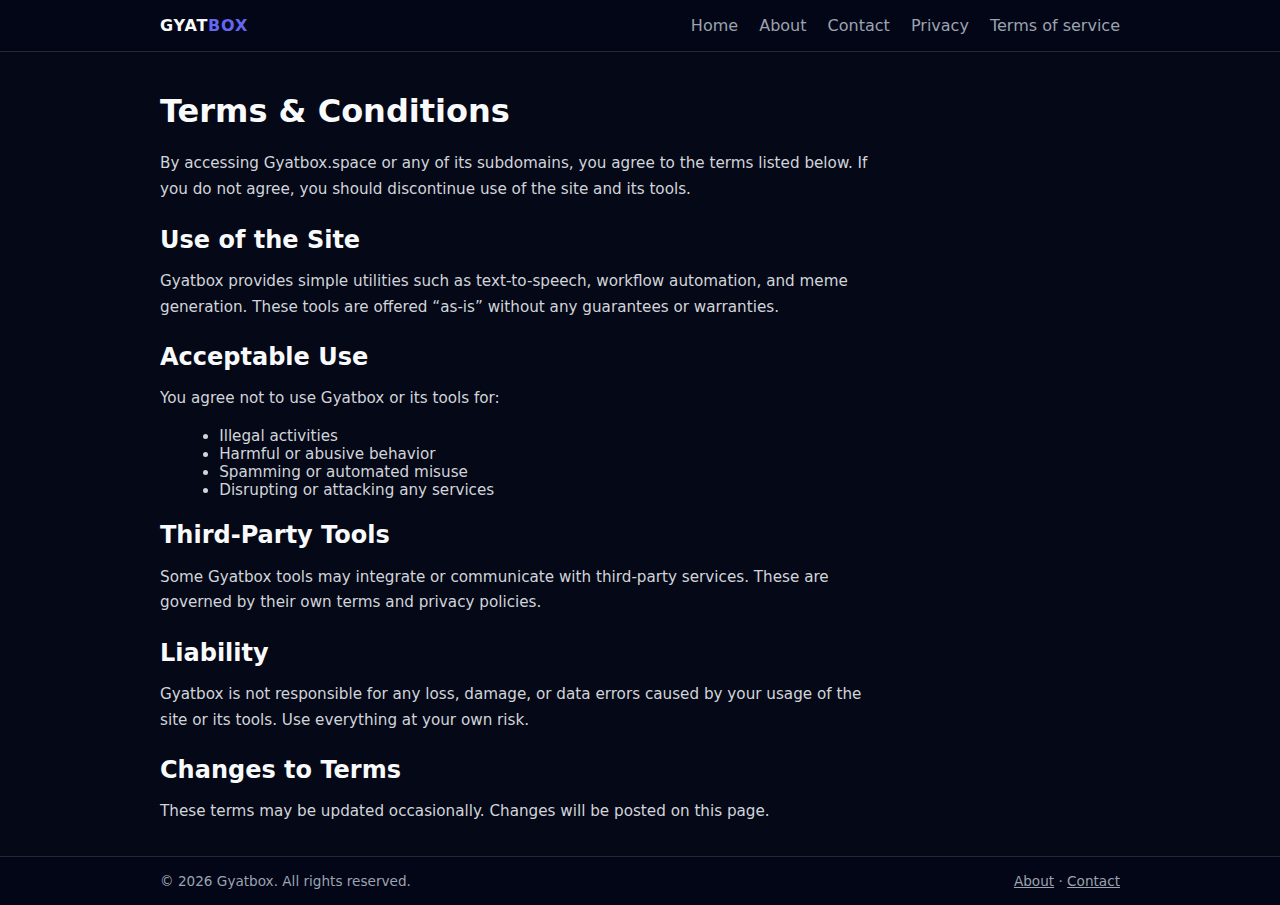
<file: terms.html>
<!DOCTYPE html>
<html lang="en">
  <head>
    <meta charset="UTF-8" />
    <meta name="viewport" content="width=device-width, initial-scale=1.0" />
    <title>Terms & Conditions – Gyatbox</title>
    <meta
      name="description"
      content="Read the terms and conditions for using Gyatbox.space."
    />
    <meta name="google-adsense-account" content="ca-pub-3237855763291333" />

    <style>
      body {
        font-family: system-ui, -apple-system, BlinkMacSystemFont, "Segoe UI",
          sans-serif;
        background: #050816;
        color: #f9fafb;
        margin: 0;
        display: flex;
        flex-direction: column;
        min-height: 100vh;
      }

      header,
      footer {
        background: #020617;
        border-bottom: 1px solid #1f2937;
      }

      footer {
        border-top: 1px solid #1f2937;
        border-bottom: none;
      }

      .nav,
      .content,
      .footer-inner {
        max-width: 960px;
        margin: 0 auto;
        padding: 1rem 1.5rem;
      }

      .nav {
        display: flex;
        justify-content: space-between;
        align-items: center;
      }

      .logo {
        font-weight: 700;
        letter-spacing: 0.05em;
      }

      .logo span {
        color: #6366f1;
      }

      nav a {
        margin-left: 1rem;
        color: #9ca3af;
        text-decoration: none;
      }

      nav a:hover {
        color: #f9fafb;
      }

      h1 {
        margin-top: 1.5rem;
      }

      h2 {
        margin-top: 1.4rem;
        margin-bottom: 0.4rem;
      }

      p {
        font-size: 0.95rem;
        color: #d1d5db;
        line-height: 1.7;
        max-width: 720px;
      }

      ul {
        margin-left: 1.2rem;
        color: #d1d5db;
        font-size: 0.95rem;
      }

      .footer-inner {
        display: flex;
        justify-content: space-between;
        flex-wrap: wrap;
        color: #9ca3af;
        font-size: 0.85rem;
      }

      .footer-inner a {
        color: #9ca3af;
      }
    </style>
  </head>

  <body>
    <header>
      <div class="nav">
        <div class="logo">GYAT<span>BOX</span></div>
        <nav>
          <a href="index.html">Home</a>
          <a href="about.html">About</a>
          <a href="contact.html">Contact</a>
          <a href="policy.html">Privacy</a>
          <a href="terms.html">Terms of service</a>
        </nav>
      </div>
    </header>

    <main>
      <div class="content">
        <h1>Terms & Conditions</h1>

        <p>
          By accessing Gyatbox.space or any of its subdomains, you agree to the
          terms listed below. If you do not agree, you should discontinue use of
          the site and its tools.
        </p>

        <h2>Use of the Site</h2>
        <p>
          Gyatbox provides simple utilities such as text-to-speech, workflow
          automation, and meme generation. These tools are offered “as-is”
          without any guarantees or warranties.
        </p>

        <h2>Acceptable Use</h2>
        <p>You agree not to use Gyatbox or its tools for:</p>
        <ul>
          <li>Illegal activities</li>
          <li>Harmful or abusive behavior</li>
          <li>Spamming or automated misuse</li>
          <li>Disrupting or attacking any services</li>
        </ul>

        <h2>Third-Party Tools</h2>
        <p>
          Some Gyatbox tools may integrate or communicate with third-party
          services. These are governed by their own terms and privacy policies.
        </p>

        <h2>Liability</h2>
        <p>
          Gyatbox is not responsible for any loss, damage, or data errors caused
          by your usage of the site or its tools. Use everything at your own
          risk.
        </p>

        <h2>Changes to Terms</h2>
        <p>
          These terms may be updated occasionally. Changes will be posted on
          this page.
        </p>
      </div>
    </main>

    <footer>
      <div class="footer-inner">
        <span>© <span id="year"></span> Gyatbox. All rights reserved.</span>
        <span>
          <a href="about.html">About</a> ·
          <a href="contact.html">Contact</a>
        </span>
      </div>
    </footer>

    <script>
      document.getElementById("year").textContent = new Date().getFullYear();
    </script>
  </body>
</html>
</file>
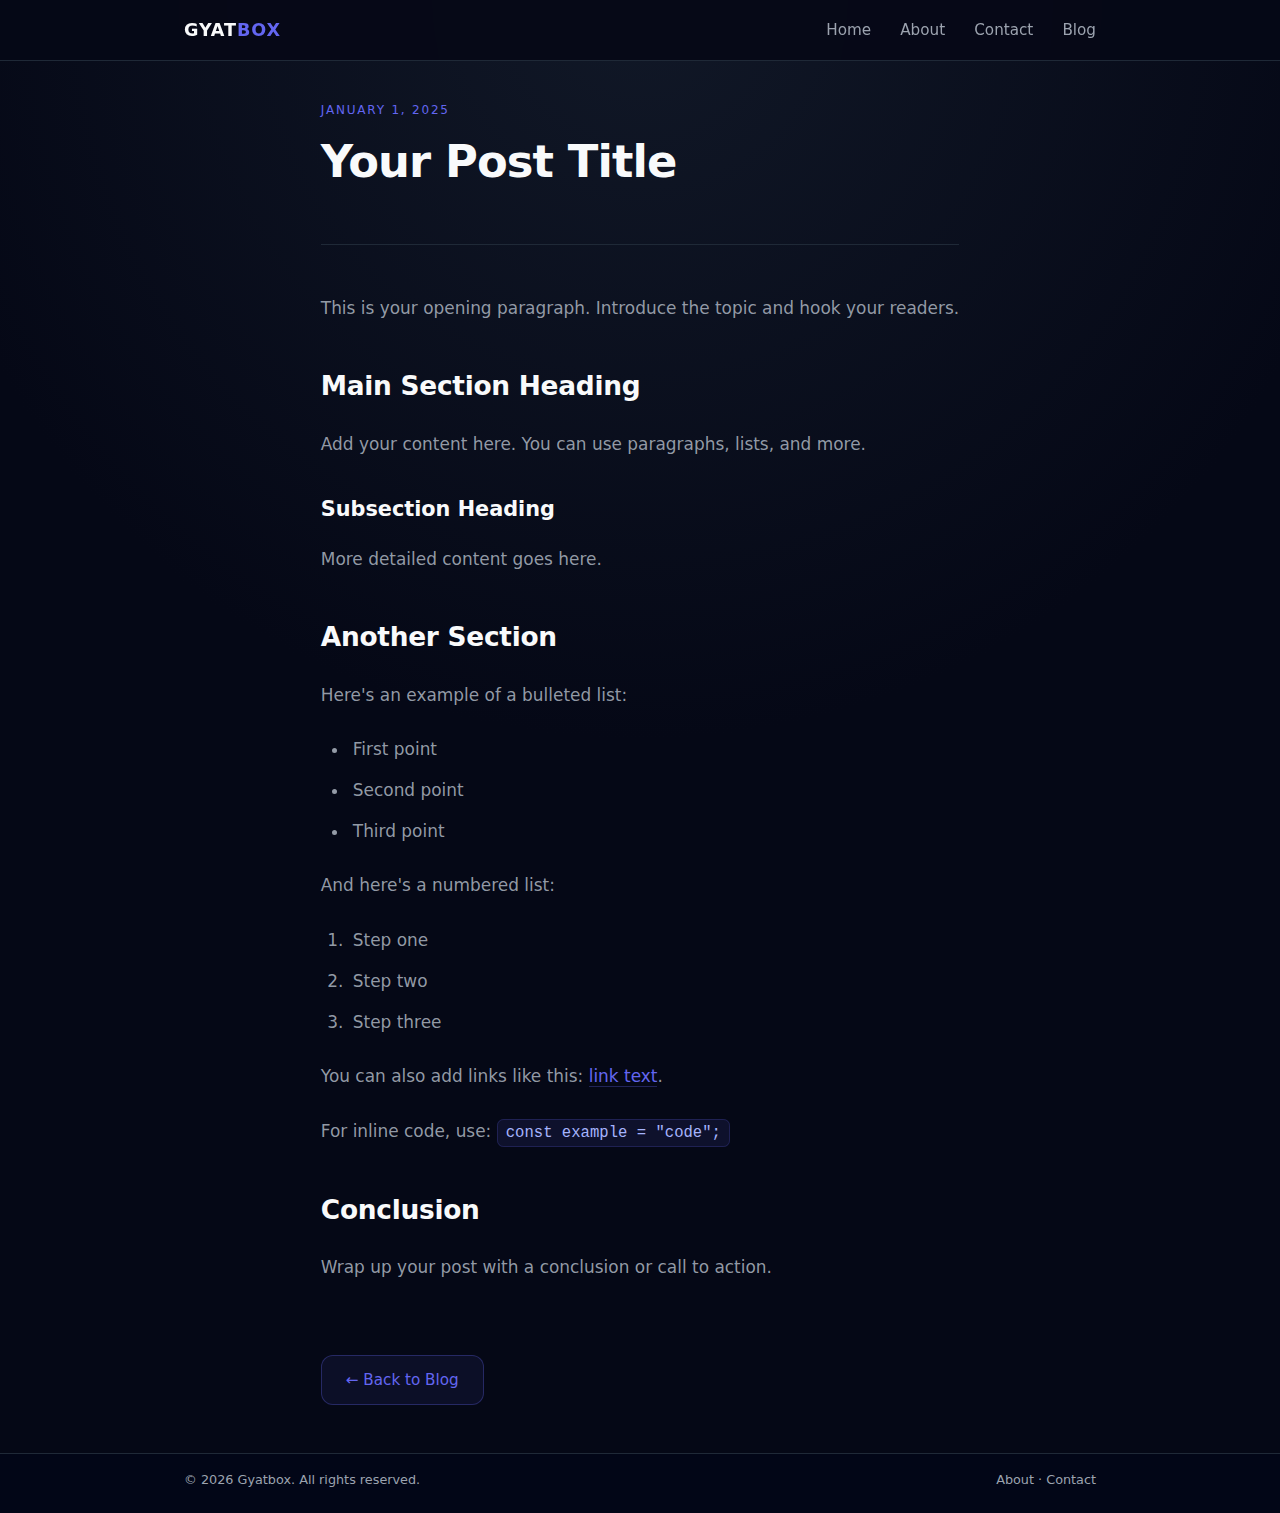
<file: posts/_template.html>
<!DOCTYPE html>
<html lang="en">
  <head>
    <meta charset="UTF-8" />
    <meta name="viewport" content="width=device-width, initial-scale=1.0" />

    <!-- EDIT: Update title with your post title -->
    <title>Your Post Title – Gyatbox</title>

    <!-- EDIT: Update description with your post description -->
    <meta name="description" content="Your post description goes here." />

    <link rel="stylesheet" href="blog-post-styles.css" />
  </head>

  <body>
    <header>
      <div class="nav">
        <a href="../index.html" class="logo">GYAT<span>BOX</span></a>
        <nav>
          <a href="../index.html">Home</a>
          <a href="../about.html">About</a>
          <a href="../contact.html">Contact</a>
          <a href="../blog.html">Blog</a>
        </nav>
      </div>
    </header>

    <main>
      <article>
        <div class="post-header">
          <!-- EDIT: Update date (format: Month Day, Year) -->
          <p class="post-meta">January 1, 2025</p>

          <!-- EDIT: Update title -->
          <h1>Your Post Title</h1>
        </div>

        <div class="post-content">
          <!-- EDIT: Add your content below -->

          <p>
            This is your opening paragraph. Introduce the topic and hook your
            readers.
          </p>

          <h2>Main Section Heading</h2>
          <p>Add your content here. You can use paragraphs, lists, and more.</p>

          <h3>Subsection Heading</h3>
          <p>More detailed content goes here.</p>

          <h2>Another Section</h2>
          <p>Here's an example of a bulleted list:</p>
          <ul>
            <li>First point</li>
            <li>Second point</li>
            <li>Third point</li>
          </ul>

          <p>And here's a numbered list:</p>
          <ol>
            <li>Step one</li>
            <li>Step two</li>
            <li>Step three</li>
          </ol>

          <p>
            You can also add links like this:
            <a href="https://example.com">link text</a>.
          </p>

          <p>For inline code, use: <code>const example = "code";</code></p>

          <h2>Conclusion</h2>
          <p>Wrap up your post with a conclusion or call to action.</p>
        </div>

        <a href="../blog.html" class="back-link">← Back to Blog</a>
      </article>
    </main>

    <footer>
      <div class="footer-inner">
        <span>© <span id="year"></span> Gyatbox. All rights reserved.</span>
        <span>
          <a href="../about.html">About</a> ·
          <a href="../contact.html">Contact</a>
        </span>
      </div>
    </footer>

    <script>
      document.getElementById("year").textContent = new Date()
        .getFullYear()
        .toString();
    </script>
  </body>
</html>
</file>
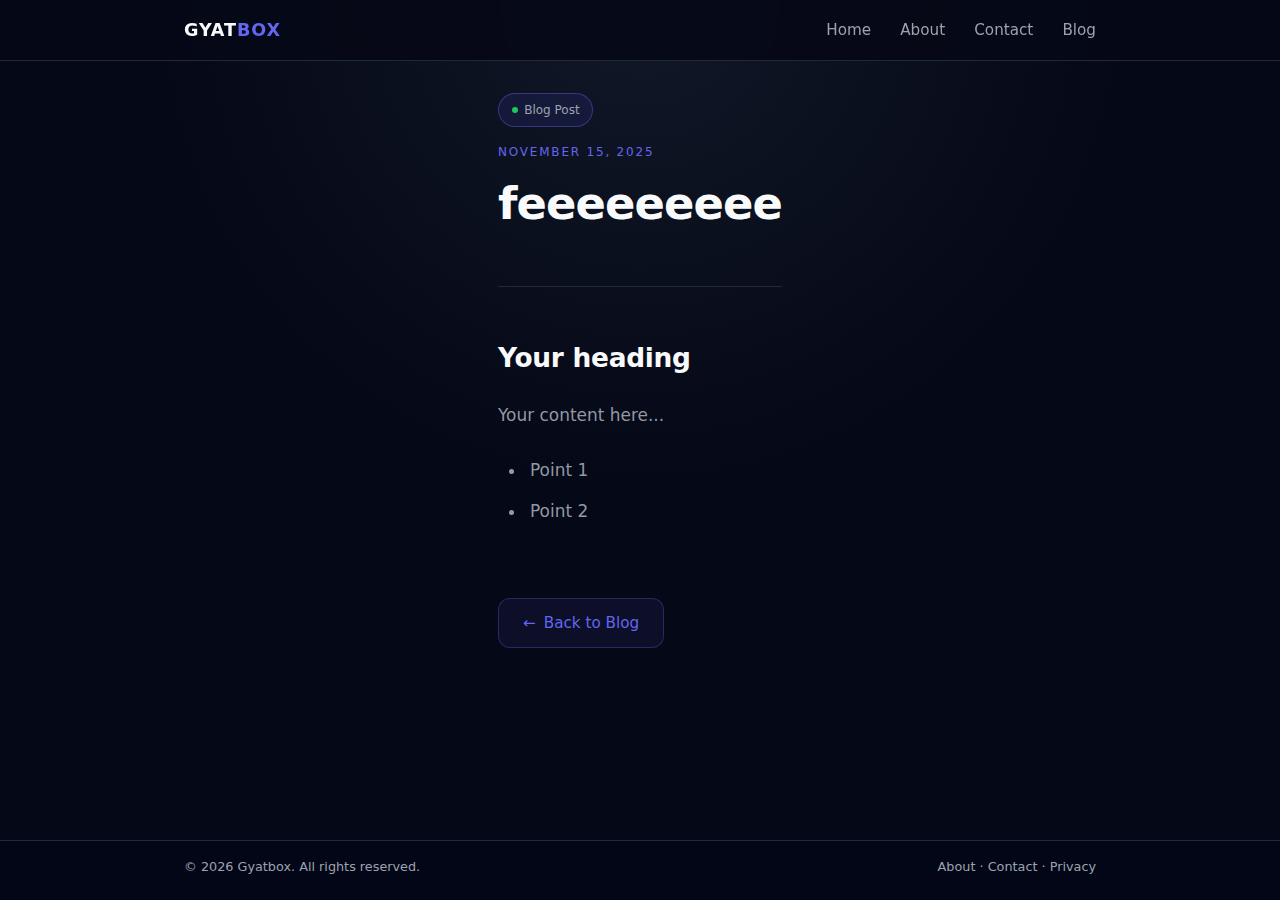
<file: posts/efffffffffff.html>
<!DOCTYPE html>
<html lang="en">
  <head>
    <meta charset="UTF-8" />
    <meta name="viewport" content="width=device-width, initial-scale=1.0" />
    <title>feeeeeeeee – Gyatbox</title>
    <meta name="description" content="" />
    <link rel="stylesheet" href="blog-post-styles.css" />
    <style>
      main {
        max-width: 800px;
        margin: 0 auto;
        padding: 2rem 1.5rem;
      }
      article {
        width: 100%;
      }
      .post-header,
      .post-content,
      .back-link {
        max-width: 100%;
      }
    </style>
  </head>

  <body>
    <header>
      <div class="nav">
        <a href="../index.html" class="logo">GYAT<span>BOX</span></a>
        <nav>
          <a href="../index.html">Home</a>
          <a href="../about.html">About</a>
          <a href="../contact.html">Contact</a>
          <a href="../blog.html">Blog</a>
        </nav>
      </div>
    </header>

    <main>
      <article>
        <div class="post-header">
          <div class="pill">
            <span></span> Blog Post
          </div>

          <p class="post-meta">November 15, 2025</p>

          <h1>feeeeeeeee</h1>

          <p class="post-subtitle">
            
          </p>
        </div>

        <div class="post-content">
          <h2>Your heading</h2>
<p>Your content here...</p>
<ul>
   <li>Point 1</li>
   <li>Point 2</li>
</ul>
        </div>

        <a href="../blog.html" class="back-link">
          <span>←</span> Back to Blog
        </a>
      </article>
    </main>

    <footer>
      <div class="footer-inner">
        <span>© <span id="year"></span> Gyatbox. All rights reserved.</span>
        <span>
          <a href="../about.html">About</a> ·
          <a href="../contact.html">Contact</a> ·
          <a href="../policy.html">Privacy</a>
        </span>
      </div>
    </footer>

    <script>
      document.getElementById("year").textContent = new Date()
        .getFullYear()
        .toString();
    </script>
  </body>
</html>
</file>
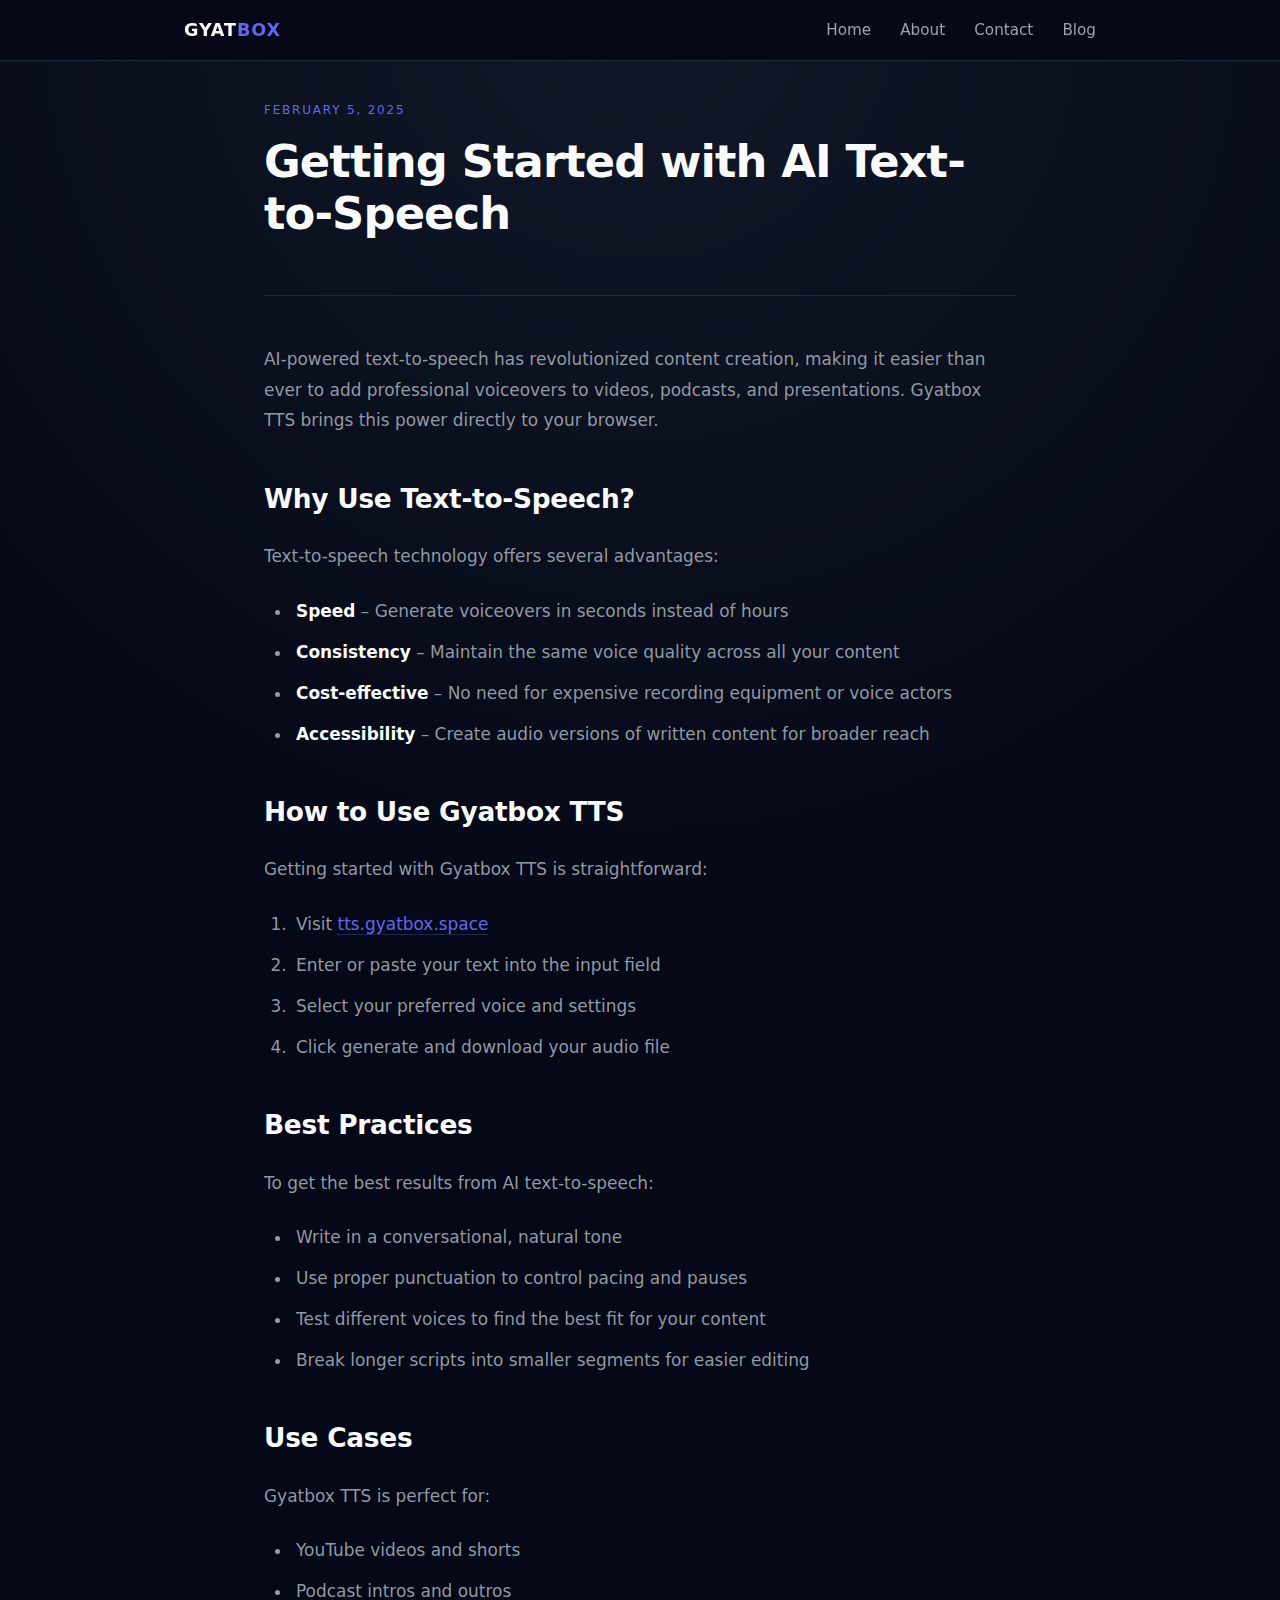
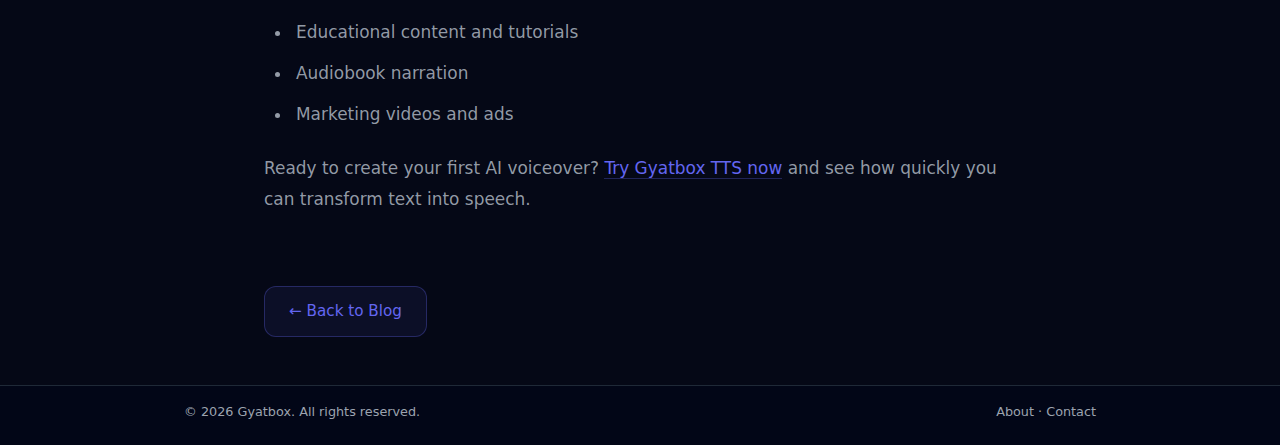
<file: posts/getting-started-tts.html>
<!DOCTYPE html>
<html lang="en">
  <head>
    <meta charset="UTF-8" />
    <meta name="viewport" content="width=device-width, initial-scale=1.0" />
    <title>Getting Started with AI Text-to-Speech – Gyatbox</title>
    <meta
      name="description"
      content="Learn how to use Gyatbox TTS to create natural-sounding voiceovers for your content in minutes."
    />
    <link rel="stylesheet" href="blog-post-styles.css" />
  </head>

  <body>
    <header>
      <div class="nav">
        <a href="../index.html" class="logo">GYAT<span>BOX</span></a>
        <nav>
          <a href="../index.html">Home</a>
          <a href="../about.html">About</a>
          <a href="../contact.html">Contact</a>
          <a href="../blog.html">Blog</a>
        </nav>
      </div>
    </header>

    <main>
      <article>
        <div class="post-header">
          <p class="post-meta">February 5, 2025</p>
          <h1>Getting Started with AI Text-to-Speech</h1>
        </div>

        <div class="post-content">
          <p>
            AI-powered text-to-speech has revolutionized content creation,
            making it easier than ever to add professional voiceovers to videos,
            podcasts, and presentations. Gyatbox TTS brings this power directly
            to your browser.
          </p>

          <h2>Why Use Text-to-Speech?</h2>
          <p>Text-to-speech technology offers several advantages:</p>
          <ul>
            <li>
              <strong>Speed</strong> – Generate voiceovers in seconds instead of
              hours
            </li>
            <li>
              <strong>Consistency</strong> – Maintain the same voice quality
              across all your content
            </li>
            <li>
              <strong>Cost-effective</strong> – No need for expensive recording
              equipment or voice actors
            </li>
            <li>
              <strong>Accessibility</strong> – Create audio versions of written
              content for broader reach
            </li>
          </ul>

          <h2>How to Use Gyatbox TTS</h2>
          <p>Getting started with Gyatbox TTS is straightforward:</p>
          <ol>
            <li>
              Visit <a href="https://tts.gyatbox.space">tts.gyatbox.space</a>
            </li>
            <li>Enter or paste your text into the input field</li>
            <li>Select your preferred voice and settings</li>
            <li>Click generate and download your audio file</li>
          </ol>

          <h2>Best Practices</h2>
          <p>To get the best results from AI text-to-speech:</p>
          <ul>
            <li>Write in a conversational, natural tone</li>
            <li>Use proper punctuation to control pacing and pauses</li>
            <li>Test different voices to find the best fit for your content</li>
            <li>
              Break longer scripts into smaller segments for easier editing
            </li>
          </ul>

          <h2>Use Cases</h2>
          <p>Gyatbox TTS is perfect for:</p>
          <ul>
            <li>YouTube videos and shorts</li>
            <li>Podcast intros and outros</li>
            <li>Educational content and tutorials</li>
            <li>Audiobook narration</li>
            <li>Marketing videos and ads</li>
          </ul>

          <p>
            Ready to create your first AI voiceover?
            <a href="https://tts.gyatbox.space">Try Gyatbox TTS now</a> and see
            how quickly you can transform text into speech.
          </p>
        </div>

        <a href="../blog.html" class="back-link">← Back to Blog</a>
      </article>
    </main>

    <footer>
      <div class="footer-inner">
        <span>© <span id="year"></span> Gyatbox. All rights reserved.</span>
        <span>
          <a href="../about.html">About</a> ·
          <a href="../contact.html">Contact</a>
        </span>
      </div>
    </footer>

    <script>
      document.getElementById("year").textContent = new Date()
        .getFullYear()
        .toString();
    </script>
  </body>
</html>
</file>
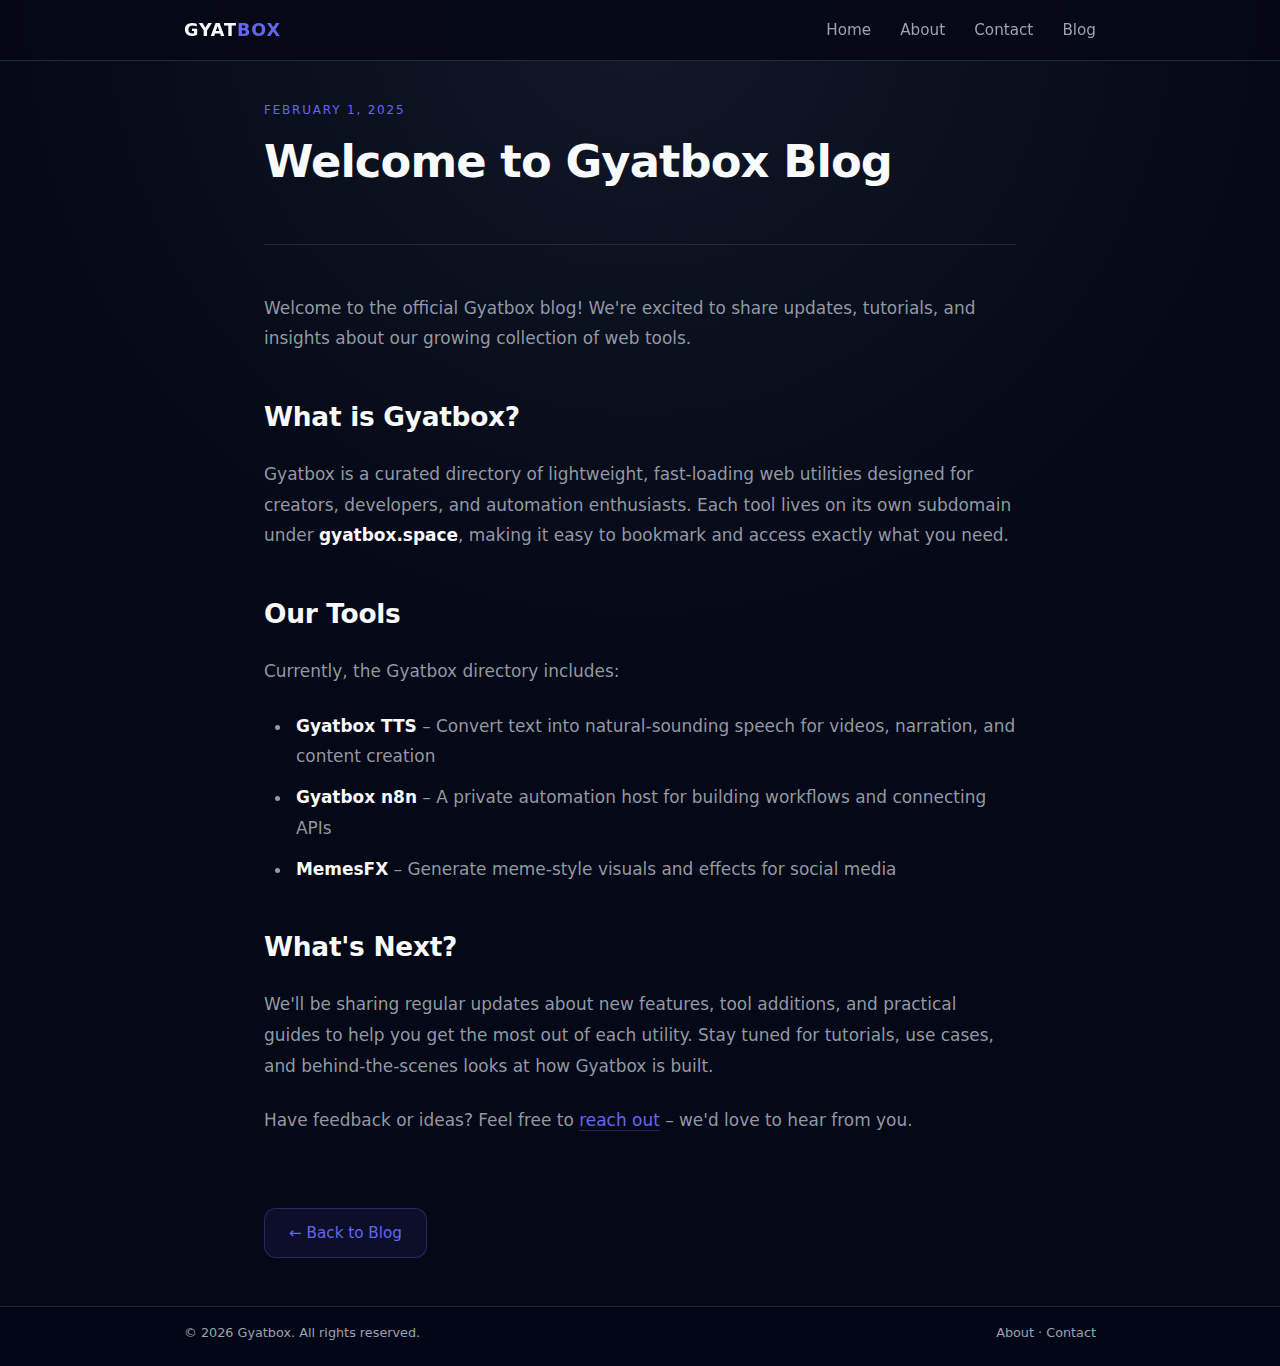
<file: posts/welcome-to-gyatbox.html>
<!DOCTYPE html>
<html lang="en">
  <head>
    <meta charset="UTF-8" />
    <meta name="viewport" content="width=device-width, initial-scale=1.0" />
    <title>Welcome to Gyatbox Blog – Gyatbox</title>
    <meta
      name="description"
      content="Discover what Gyatbox is all about and how our tools can help streamline your creative workflow."
    />
    <link rel="stylesheet" href="blog-post-styles.css" />
  </head>

  <body>
    <header>
      <div class="nav">
        <a href="../index.html" class="logo">GYAT<span>BOX</span></a>
        <nav>
          <a href="../index.html">Home</a>
          <a href="../about.html">About</a>
          <a href="../contact.html">Contact</a>
          <a href="../blog.html">Blog</a>
        </nav>
      </div>
    </header>

    <main>
      <article>
        <div class="post-header">
          <p class="post-meta">February 1, 2025</p>
          <h1>Welcome to Gyatbox Blog</h1>
        </div>

        <div class="post-content">
          <p>
            Welcome to the official Gyatbox blog! We're excited to share
            updates, tutorials, and insights about our growing collection of web
            tools.
          </p>

          <h2>What is Gyatbox?</h2>
          <p>
            Gyatbox is a curated directory of lightweight, fast-loading web
            utilities designed for creators, developers, and automation
            enthusiasts. Each tool lives on its own subdomain under
            <strong>gyatbox.space</strong>, making it easy to bookmark and
            access exactly what you need.
          </p>

          <h2>Our Tools</h2>
          <p>Currently, the Gyatbox directory includes:</p>
          <ul>
            <li>
              <strong>Gyatbox TTS</strong> – Convert text into natural-sounding
              speech for videos, narration, and content creation
            </li>
            <li>
              <strong>Gyatbox n8n</strong> – A private automation host for
              building workflows and connecting APIs
            </li>
            <li>
              <strong>MemesFX</strong> – Generate meme-style visuals and effects
              for social media
            </li>
          </ul>

          <h2>What's Next?</h2>
          <p>
            We'll be sharing regular updates about new features, tool additions,
            and practical guides to help you get the most out of each utility.
            Stay tuned for tutorials, use cases, and behind-the-scenes looks at
            how Gyatbox is built.
          </p>

          <p>
            Have feedback or ideas? Feel free to
            <a href="../contact.html">reach out</a> – we'd love to hear from
            you.
          </p>
        </div>

        <a href="../blog.html" class="back-link">← Back to Blog</a>
      </article>
    </main>

    <footer>
      <div class="footer-inner">
        <span>© <span id="year"></span> Gyatbox. All rights reserved.</span>
        <span>
          <a href="../about.html">About</a> ·
          <a href="../contact.html">Contact</a>
        </span>
      </div>
    </footer>

    <script>
      document.getElementById("year").textContent = new Date()
        .getFullYear()
        .toString();
    </script>
  </body>
</html>
</file>
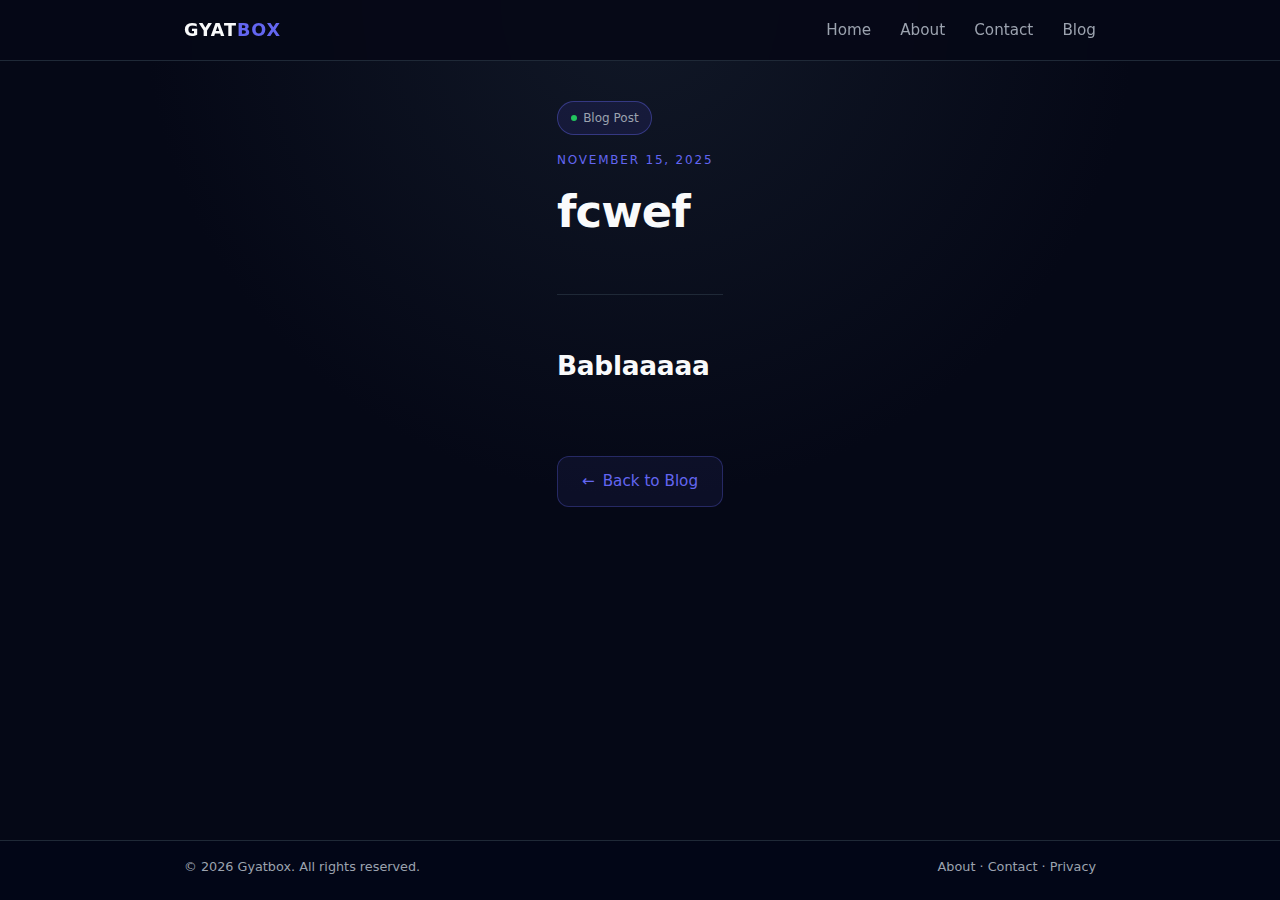
<file: posts/wfwef.html>
<!DOCTYPE html>
<html lang="en">
  <head>
    <meta charset="UTF-8" />
    <meta name="viewport" content="width=device-width, initial-scale=1.0" />
    <title>fcwef – Gyatbox</title>
    <meta name="description" content="" />
    <link rel="stylesheet" href="blog-post-styles.css" />
  </head>

  <body>
    <header>
      <div class="nav">
        <a href="../index.html" class="logo">GYAT<span>BOX</span></a>
        <nav>
          <a href="../index.html">Home</a>
          <a href="../about.html">About</a>
          <a href="../contact.html">Contact</a>
          <a href="../blog.html">Blog</a>
        </nav>
      </div>
    </header>

    <main>
      <article>
        <div class="post-header">
          <div class="pill">
            <span></span> Blog Post
          </div>

          <p class="post-meta">November 15, 2025</p>

          <h1>fcwef</h1>

          <p class="post-subtitle">
            
          </p>
        </div>

        <div class="post-content">
          <h2>Bablaaaaa</h2>
        </div>

        <a href="../blog.html" class="back-link">
          <span>←</span> Back to Blog
        </a>
      </article>
    </main>

    <footer>
      <div class="footer-inner">
        <span>© <span id="year"></span> Gyatbox. All rights reserved.</span>
        <span>
          <a href="../about.html">About</a> ·
          <a href="../contact.html">Contact</a> ·
          <a href="../policy.html">Privacy</a>
        </span>
      </div>
    </footer>

    <script>
      document.getElementById("year").textContent = new Date()
        .getFullYear()
        .toString();
    </script>
  </body>
</html>
</file>
<file: posts/blog-post-styles.css>
:root {
  --bg: #050816;
  --bg-soft: #0b1020;
  --accent: #6366f1;
  --accent-soft: #4f46e5;
  --text: #f9fafb;
  --muted: #9ca3af;
  --card: #0f172a;
  --border: #1f2937;
}

* {
  box-sizing: border-box;
  margin: 0;
  padding: 0;
}

body {
  font-family: system-ui, -apple-system, BlinkMacSystemFont, "Segoe UI",
    sans-serif;
  background: radial-gradient(circle at top, #111827 0, var(--bg) 45%);
  color: var(--text);
  min-height: 100vh;
  display: flex;
  flex-direction: column;
  line-height: 1.6;
}

header {
  border-bottom: 1px solid var(--border);
  background: rgba(5, 8, 22, 0.9);
  backdrop-filter: blur(12px);
  position: sticky;
  top: 0;
  z-index: 10;
}

.nav {
  max-width: 960px;
  margin: 0 auto;
  padding: 1rem 1.5rem;
  display: flex;
  align-items: center;
  justify-content: space-between;
}

.logo {
  font-weight: 700;
  letter-spacing: 0.05em;
  font-size: 1.1rem;
  text-decoration: none;
  color: var(--text);
}

.logo span {
  color: var(--accent);
}

nav a {
  color: var(--muted);
  text-decoration: none;
  margin-left: 1.5rem;
  font-size: 0.95rem;
}

nav a:hover {
  color: var(--text);
}

main {
  max-width: 800px;
  margin: 0 auto;
  padding: 2.5rem 1.5rem 3rem;
  flex: 1;
}

.pill {
  display: inline-flex;
  align-items: center;
  gap: 0.4rem;
  background: rgba(79, 70, 229, 0.12);
  padding: 0.4rem 0.8rem;
  border-radius: 999px;
  border: 1px solid rgba(99, 102, 241, 0.4);
  font-size: 0.75rem;
  color: var(--muted);
  margin-bottom: 1rem;
}

.pill span {
  width: 6px;
  height: 6px;
  border-radius: 999px;
  background: #22c55e;
}

.post-header {
  margin-bottom: 3rem;
  padding-bottom: 2.5rem;
  border-bottom: 1px solid var(--border);
}

.post-meta {
  text-transform: uppercase;
  font-size: 0.75rem;
  letter-spacing: 0.15em;
  color: var(--accent);
  margin-bottom: 1rem;
  font-weight: 500;
}

h1 {
  font-size: clamp(2rem, 4vw, 2.8rem);
  line-height: 1.15;
  margin-bottom: 1rem;
  letter-spacing: -0.02em;
}

.post-subtitle {
  max-width: 640px;
  color: var(--muted);
  font-size: 1.05rem;
  line-height: 1.6;
  margin-top: 0.75rem;
}

.post-content {
  font-size: 1.06rem;
  color: rgba(249, 250, 251, 0.9);
  line-height: 1.75;
}

.post-content h2 {
  font-size: 1.65rem;
  margin-top: 2.5rem;
  margin-bottom: 1.2rem;
  color: var(--text);
  font-weight: 600;
  letter-spacing: -0.01em;
}

.post-content h3 {
  font-size: 1.3rem;
  margin-top: 2rem;
  margin-bottom: 1rem;
  color: var(--text);
  font-weight: 600;
}

.post-content p {
  margin-bottom: 1.5rem;
  color: rgba(156, 163, 175, 0.95);
  line-height: 1.8;
}

.post-content ul,
.post-content ol {
  margin-bottom: 1.5rem;
  margin-left: 1.75rem;
  color: rgba(156, 163, 175, 0.95);
  line-height: 1.8;
}

.post-content li {
  margin-bottom: 0.65rem;
  padding-left: 0.25rem;
}

.post-content strong {
  color: var(--text);
  font-weight: 600;
}

.post-content a {
  color: var(--accent);
  text-decoration: none;
  border-bottom: 1px solid rgba(99, 102, 241, 0.3);
  transition: border-color 0.2s;
}

.post-content a:hover {
  border-bottom-color: var(--accent);
}

.post-content code {
  background: rgba(99, 102, 241, 0.1);
  padding: 0.25rem 0.5rem;
  border-radius: 0.4rem;
  font-size: 0.92em;
  color: #a5b4fc;
  font-family: "Courier New", monospace;
  border: 1px solid rgba(99, 102, 241, 0.2);
}

.post-content pre {
  background: #0a0f1e;
  padding: 1.25rem 1.5rem;
  border-radius: 0.75rem;
  overflow-x: auto;
  margin-bottom: 1.75rem;
  border: 1px solid rgba(99, 102, 241, 0.2);
  line-height: 1.6;
}

.post-content pre code {
  background: none;
  padding: 0;
  color: #e5e7eb;
  border: none;
}

.back-link {
  display: inline-flex;
  align-items: center;
  gap: 0.5rem;
  margin-top: 3rem;
  padding: 0.75rem 1.5rem;
  background: rgba(99, 102, 241, 0.08);
  border: 1px solid rgba(99, 102, 241, 0.3);
  border-radius: 0.75rem;
  color: var(--accent);
  text-decoration: none;
  font-size: 0.95rem;
  font-weight: 500;
  transition: all 0.2s ease;
}

.back-link:hover {
  background: rgba(99, 102, 241, 0.15);
  border-color: var(--accent);
  transform: translateX(-4px);
}

footer {
  border-top: 1px solid var(--border);
  background: #020617;
}

.footer-inner {
  max-width: 960px;
  margin: 0 auto;
  padding: 1rem 1.5rem 1.4rem;
  display: flex;
  flex-wrap: wrap;
  justify-content: space-between;
  gap: 0.75rem;
  font-size: 0.8rem;
  color: var(--muted);
}

.footer-inner a {
  color: var(--muted);
  text-decoration: none;
}

.footer-inner a:hover {
  color: var(--text);
}

@media (max-width: 640px) {
  nav a {
    margin-left: 1rem;
    font-size: 0.9rem;
  }
}
</file>
